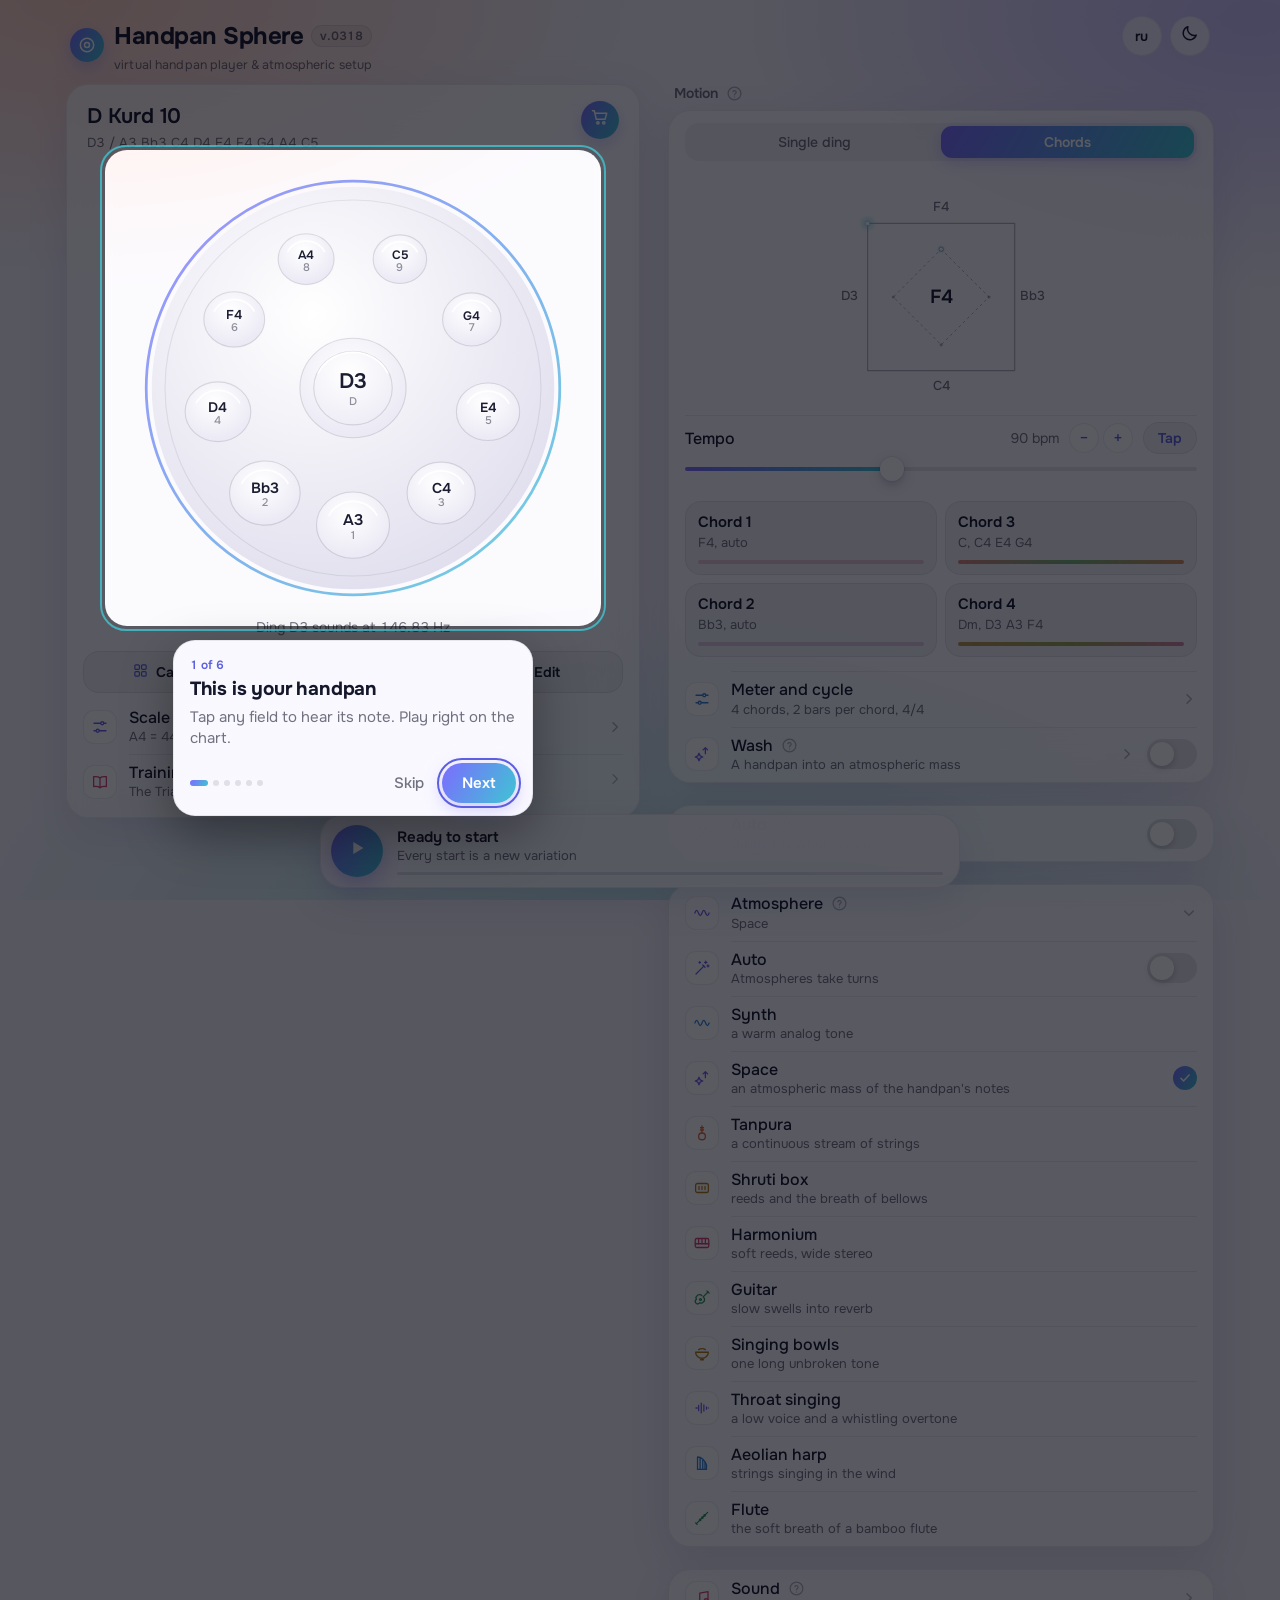
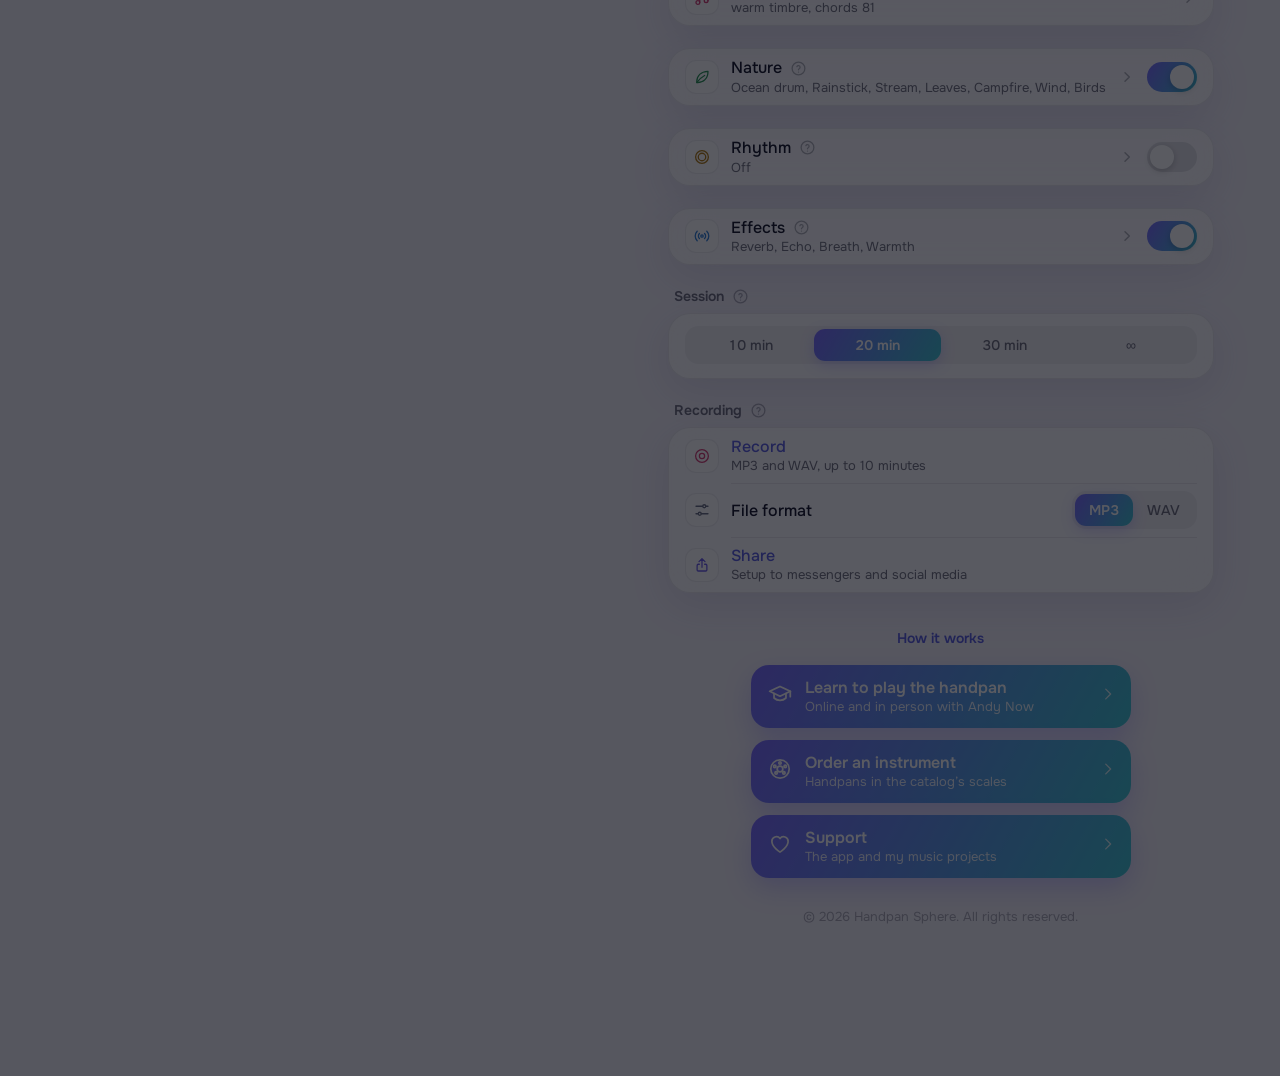
<file: index.html>
<!doctype html>
<html lang="ru">
<head>
<meta charset="utf-8">
<meta name="viewport" content="width=device-width, initial-scale=1, viewport-fit=cover">
<meta name="color-scheme" content="light dark">
<title>Handpan Sphere — виртуальный ханг и атмосферный бэк</title>
<meta name="description" content="Handpan Sphere — виртуальный ханг онлайн и атмосферный бэк в строе твоего инструмента: 20 строёв, аккорды с подсветкой нот, атмосферы, природа и ритм, запись в MP3 и WAV. В браузере, офлайн и в Telegram.">
<link rel="canonical" href="https://handpansphere.ru/">
<meta property="og:type" content="website">
<meta property="og:site_name" content="Handpan Sphere">
<meta property="og:title" content="Handpan Sphere — виртуальный ханг и атмосферный бэк">
<meta property="og:description" content="Играй на ханге прямо на схеме, учись по подсветке аккордов и джемь с атмосферой в строе твоего инструмента.">
<meta property="og:url" content="https://handpansphere.ru/">
<meta property="og:image" content="https://handpansphere.ru/og.png">
<meta property="og:image:width" content="1200">
<meta property="og:image:height" content="630">
<meta property="og:locale" content="ru_RU">
<meta property="og:locale:alternate" content="en_US">
<meta name="twitter:card" content="summary_large_image">
<script type="application/ld+json">{"@context":"https://schema.org","@type":"WebApplication","name":"Handpan Sphere","url":"https://handpansphere.ru/","applicationCategory":"MusicApplication","operatingSystem":"Any","inLanguage":["ru","en"],"offers":{"@type":"Offer","price":"0","priceCurrency":"RUB"},"description":"Виртуальный ханг онлайн и атмосферный бэк в строе твоего инструмента."}</script>
<meta name="theme-color" content="#F4F2FA" media="(prefers-color-scheme: light)">
<meta name="theme-color" content="#07090F" media="(prefers-color-scheme: dark)">
<meta name="mobile-web-app-capable" content="yes">
<meta name="apple-mobile-web-app-capable" content="yes">
<meta name="apple-mobile-web-app-title" content="Handpan Sphere">
<link rel="manifest" href="./manifest.webmanifest">
<link rel="icon" href="./icons/icon.svg" type="image/svg+xml">
<link rel="icon" href="./icons/favicon-32.png" sizes="32x32" type="image/png">
<link rel="apple-touch-icon" href="./icons/apple-touch-icon.png">
  <script type="module" crossorigin src="./assets/main-B9cu6fSX.js"></script>
  <link rel="modulepreload" crossorigin href="./assets/params-CpkzLGkn.js">
  <link rel="modulepreload" crossorigin href="./assets/knob-Cgh6HHJo.js">
  <link rel="stylesheet" crossorigin href="./assets/main-dm-omp0f.css">
</head>
<body>
<div class="aurora" aria-hidden="true"></div>
<header class="top">
  <div class="brand">
    <span class="mark" aria-hidden="true"><svg viewBox="0 0 24 24"><circle cx="12" cy="12" r="8"/><circle cx="12" cy="12" r="3"/></svg></span>
    <div class="brand-text">
      <h1>Handpan Sphere <span class="ver">v.0318</span></h1>
      <p class="tagline">virtual handpan player &amp; atmospheric setup</p>
    </div>
  </div>
  <div class="top-actions">
    <button type="button" class="icon-btn lang-btn" id="langBtn" lang="en" aria-label="English version" data-i18n-aria="lang.otherLabel"><span data-i18n="lang.other">en</span></button>
    <button type="button" class="icon-btn" id="themeBtn" aria-label="Тема" data-i18n-aria="header.theme"><span id="themeIcon"></span></button>
  </div>
</header>

<main class="layout">
  <section class="panel instrument" aria-labelledby="panName">
    <div class="inst-head">
      <div class="inst-title">
        <h2 id="panName"></h2>
        <p class="notation" id="panNotation"></p>
      </div>
      <button type="button" class="buy-btn" id="buyBtn" aria-label="Купить ханг с этим строем" data-i18n-aria="shop.buyAria"><span data-icon="cart"></span></button>
    </div>
    <div class="pan" id="pan"><svg id="panSvg" viewBox="0 0 600 600" role="group" aria-label="Схема ханга" data-i18n-aria="instrument.chart"></svg></div>
    <p class="ding-line" id="dingInfo"></p>
    <p class="learn-line" id="learnLine" aria-live="polite" hidden></p>
    <div class="inst-actions">
      <button type="button" class="chip-btn" id="catalogBtn"><span data-icon="grid"></span><span data-i18n="instrument.catalog">Каталог</span></button>
      <button type="button" class="chip-btn" id="newBtn"><span data-icon="plus"></span><span data-i18n="instrument.newPan">Новый ханг</span></button>
      <button type="button" class="chip-btn" id="editBtn"><span data-icon="pencil"></span><span data-i18n="instrument.edit">Изменить</span></button>
    </div>
    <div class="list tune">
      <div class="row fold-row" style="--inset:62px">
        <span class="tile" data-icon="sliders" style="--c:var(--ic-violet)"></span>
        <span class="row-text"><span class="title-line"><button type="button" class="fold-head" data-fold="tune" aria-expanded="false" aria-controls="body-tune" aria-describedby="sum-tune"><span class="title" data-i18n="instrument.tuning">Строй и подстройка</span></button><button type="button" class="help-btn" data-help="tune"></button></span><span class="sub" id="sum-tune"></span></span>
        <span class="chev" data-icon="chevron"></span>
      </div>
      <div id="body-tune" hidden>
      <div class="row"><span class="title grow" data-i18n="instrument.shift">Сдвиг на полтона</span><div class="pills"><button type="button" class="pill" id="tDown" aria-label="Ниже на полтона" data-i18n-aria="instrument.shiftDown">−½</button><button type="button" class="pill" id="tUp" aria-label="Выше на полтона" data-i18n-aria="instrument.shiftUp">+½</button></div></div>
      <div class="row"><span class="title grow" data-i18n="instrument.ref">Ля первой октавы</span><div class="seg compact" id="refSeg" role="radiogroup" aria-label="Ля первой октавы" data-i18n-aria="instrument.ref"></div></div>
      <div class="row block">
        <div class="slider-top"><label class="title" for="cents" data-i18n="instrument.fine">Точная подстройка</label><span class="value" id="centsOut"></span></div>
        <input type="range" id="cents" min="-50" max="50" step="1">
      </div>
      <button type="button" class="row" id="refBtn" aria-pressed="false" style="--inset:62px">
        <span class="tile" data-icon="tone" style="--c:var(--ic-peach)"></span>
        <span class="row-text"><span class="title tint" id="refLabel" data-i18n="instrument.dingTone">Тон динга</span></span>
      </button>
      <button type="button" class="row" id="runBtn" style="--inset:62px">
        <span class="tile" data-icon="stairs" style="--c:var(--ic-mint)"></span>
        <span class="row-text"><span class="title tint" data-i18n="instrument.walk">Пройти по строю</span></span>
      </button>
      </div>
      <!-- «Обучение»: module 1 «Триал», lessons on the pan's own chart (src/ui/train.ts) -->
      <button type="button" class="row" id="trainBtn" style="--inset:62px" hidden>
        <span class="tile" data-icon="book" style="--c:var(--ic-rose)"></span>
        <span class="row-text"><span class="title-line"><span class="title" data-i18n="train.title">Обучение</span></span><span class="sub wrap" data-i18n="train.sub">Модуль «Триал»: гамма, ритм на 4 и 8 бит</span></span>
        <span class="row-chev" data-icon="chevron"></span>
      </button>
    </div>
  </section>

  <div class="controls">
    <section class="group" id="motionSection">
      <h2 class="header" id="motionHeader"><span data-i18n="motion.header">Движение</span><button type="button" class="help-btn" data-help="motion"></button></h2>
      <div class="panel">
        <div class="row block" id="hmodeRow"><div class="seg" id="hmodeSeg" role="radiogroup" aria-label="Режим движения" data-i18n-aria="motion.mode"></div></div>
        <div class="orbit" id="orbitBox"><canvas id="orbit" aria-hidden="true"></canvas></div>
        <div class="row block" id="tempoRow">
          <div class="slider-top"><label class="title" for="bpm" data-i18n="motion.tempo">Темп</label><span class="value" id="bpmOut"></span><span class="cs tempo-steps"><button type="button" class="step" id="bpmDown" aria-label="Медленнее" data-i18n-aria="motion.slower">−</button><button type="button" class="step" id="bpmUp" aria-label="Быстрее" data-i18n-aria="motion.faster">+</button></span><button type="button" class="pill accent" id="tapBtn" data-i18n="motion.tap">Тап</button></div>
          <input type="range" id="bpm" min="30" max="180" step="1">
        </div>
        <div id="singleBox">
          <div class="row block" id="rootRow"><span class="title" data-i18n="motion.tonic">Тоника</span><div class="seg" id="rootSeg" role="radiogroup" aria-label="Тоника атмосферы" data-i18n-aria="motion.tonicAria"></div></div>
        </div>
        <div id="squareBox" hidden>
          <div class="phrase-grid" id="phraseRows"></div>
        </div>
        <div class="row fold-row" style="--inset:62px">
          <span class="tile" data-icon="sliders" style="--c:var(--ic-sky)"></span>
          <span class="row-text"><span class="title-line"><button type="button" class="fold-head" data-fold="meter" aria-expanded="false" aria-controls="body-meter" aria-describedby="sum-meter"><span class="title" data-i18n="motion.cycle">Размер и круг</span></button></span><span class="sub" id="sum-meter"></span></span>
          <span class="chev" data-icon="chevron"></span>
        </div>
        <div id="body-meter" hidden>
          <div id="cycleRows">
            <div class="row"><span class="title grow" data-i18n="motion.chordsInRing">Аккордов в круге</span><span class="cs" id="stepsCtl"><button type="button" class="step" aria-label="Меньше аккордов" data-i18n-aria="motion.fewerChords">−</button><span class="cv"></span><button type="button" class="step" aria-label="Больше аккордов" data-i18n-aria="motion.moreChords">+</button></span></div>
            <div class="row"><span class="title grow" data-i18n="motion.barsPerChord">Тактов на аккорд</span><div class="seg compact" id="barsSeg" role="radiogroup" aria-label="Тактов на аккорд" data-i18n-aria="motion.barsPerChord"></div></div>
          </div>
          <div class="row"><span class="title grow" data-i18n="motion.meter">Размер</span><span class="meter-ctl"><span class="cs" id="numCtl"><button type="button" class="step" aria-label="Меньше долей" data-i18n-aria="motion.fewerBeats">−</button><span class="cv"></span><button type="button" class="step" aria-label="Больше долей" data-i18n-aria="motion.moreBeats">+</button></span><div class="seg compact" id="denSeg" role="radiogroup" aria-label="Длительность доли" data-i18n-aria="motion.beatLength"></div></span></div>
        </div>
        <div class="row fold-row" id="washFold" style="--inset:62px">
          <span class="tile" data-icon="shimmer" style="--c:var(--ic-violet)"></span>
          <span class="row-text"><span class="title-line"><button type="button" class="fold-head" data-fold="wash" aria-expanded="false" aria-controls="body-wash" aria-describedby="sum-wash"><span class="title" data-i18n="live.row">Wash</span></button><button type="button" class="help-btn" data-help="wash"></button></span><span class="sub wrap" id="sum-wash"></span></span>
          <span class="chev" data-icon="chevron"></span>
          <label class="switch"><input type="checkbox" role="switch" id="washSw" aria-label="Wash: включить или выключить" data-i18n-aria="live.switchAria"><span class="track"><span class="knob"></span></span></label>
        </div>
        <div id="body-wash" class="live-body" hidden>
          <div class="live-pan" id="livePan" hidden><div class="pan"><svg id="liveSvg" viewBox="0 0 600 600" role="group" aria-label="Ханг на экране" data-i18n-aria="wash.hang.title"></svg></div></div>
          <div class="live-presets" id="livePresets" role="radiogroup" aria-label="Пресет" data-i18n-aria="live.presets"></div>
          <p class="live-about" id="liveAbout"></p>
          <div class="live-knobs" id="liveKnobs"></div>
          <div class="live-foot">
            <button type="button" class="pill live-pill" id="liveHold" aria-pressed="false"><span data-icon="snow"></span><span data-i18n="wash.params.hold">Удержание</span></button>
            <p class="live-status" id="washStatus" role="status" aria-live="polite"></p>
          </div>
        </div>
        <div class="row fold-row" id="loopFold" style="--inset:62px">
          <span class="tile" data-icon="loop" style="--c:var(--ic-aqua)"></span>
          <span class="row-text"><span class="title-line"><button type="button" class="fold-head" data-fold="loop" aria-expanded="false" aria-controls="body-loop" aria-describedby="sum-loop"><span class="title" data-i18n="live.loopRow">Лупер</span></button><button type="button" class="help-btn" data-help="looper"></button></span><span class="sub wrap" id="sum-loop"></span></span>
          <span class="chev" data-icon="chevron"></span>
          <span class="live-dot" id="loopDot" hidden></span>
        </div>
        <div id="body-loop" class="live-body" hidden>
          <p class="live-phones"><span data-icon="headphones"></span><span data-i18n="wash.phones">Играй в наушниках: микрофон рядом с колонками ловит их звук, и петля начинает свистеть.</span></p>
          <div class="live-mic">
            <button type="button" class="pill live-pill" id="liveMicBtn" aria-pressed="false"><span data-icon="mic"></span><span id="liveMicText" data-i18n="wash.mic.open">Открыть микрофон</span></button>
            <select id="liveMicSelect" aria-label="Вход" data-i18n-aria="wash.mic.device"><option value="" data-i18n="wash.mic.defaultDevice">Микрофон по умолчанию</option></select>
            <button type="button" class="pill live-pill" id="liveOutBtn" aria-pressed="false" disabled><span class="live-led" aria-hidden="true"></span><span id="liveOutText" data-i18n="wash.out.muted">Выход выключен</span></button>
          </div>
          <p class="live-status" id="liveStatus" role="status" aria-live="polite"></p>
          <div class="live-levels">
            <div class="live-level"><div class="slider-top"><label class="title" for="liveIn" data-i18n="live.micLevel">Микрофон</label><span class="value" id="liveInOut"></span></div><div class="live-meter" id="liveInMeter" aria-hidden="true"><i></i></div><input type="range" id="liveIn" min="-24" max="24" step="0.5"></div>
            <div class="live-level"><div class="slider-top"><label class="title" for="liveOutLvl" data-i18n="live.output">Выход</label><span class="value" id="liveOutOut"></span></div><div class="live-meter" id="liveOutMeter" aria-hidden="true"><i></i></div><input type="range" id="liveOutLvl" min="-24" max="12" step="0.5"></div>
          </div>
          <div class="loop-pads" id="loopPads"></div>
          <p class="loop-line" id="loopLine"></p>
          <div class="loop-tools">
            <div class="live-level loop-corr"><div class="slider-top"><label class="title" for="loopCorr" data-i18n="live.looper.correction">Поправка задержки</label><span class="value" id="loopCorrOut"></span></div><input type="range" id="loopCorr" min="-200" max="200" step="5"></div>
            <div class="loop-acts">
              <button type="button" class="pill live-pill" id="loopUndo"><span data-icon="undo"></span><span data-i18n="live.looper.undo">Отменить</span></button>
              <button type="button" class="pill live-pill" id="loopClearAll" data-i18n="live.looper.clearAll">Очистить всё</button>
            </div>
          </div>
          <p class="loop-latency" id="loopLatency"></p>
        </div>
      </div>
    </section>

    <section class="group" id="autoSection">
      <div class="panel">
        <div class="row" style="--inset:62px">
          <span class="tile" data-icon="wand" style="--c:var(--ic-violet)"></span>
          <div class="row-text"><span class="title-line"><span class="title" data-i18n="common.auto">Авто</span><button type="button" class="help-btn" data-help="auto"></button></span><span class="sub" id="autoSub"></span></div>
          <label class="switch"><input type="checkbox" role="switch" id="autoSw" aria-label="Авто" data-i18n-aria="common.auto"><span class="track"><span class="knob"></span></span></label>
        </div>
        <button type="button" class="row" id="shuffleBtn" style="--inset:62px" hidden>
          <span class="tile" data-icon="shuffle" style="--c:var(--ic-sky)"></span>
          <span class="row-text"><span class="title tint" data-i18n="autoAll.newSetup">Новый сетап</span></span>
        </button>
      </div>
    </section>

    <section class="group">
      <div class="panel">
        <div class="row fold-row" style="--inset:62px">
          <span class="tile" data-icon="wave" style="--c:var(--ic-violet)"></span>
          <span class="row-text"><span class="title-line"><button type="button" class="fold-head" data-fold="atm" aria-expanded="false" aria-controls="body-atm" aria-describedby="sum-atm"><span class="title" data-i18n="atm.title">Атмосфера</span></button><button type="button" class="help-btn" data-help="atm"></button></span><span class="sub" id="sum-atm"></span></span>
          <span class="chev" data-icon="chevron"></span>
        </div>
        <div id="body-atm" hidden>
          <div class="row" style="--inset:62px">
            <span class="tile" data-icon="wand" style="--c:var(--ic-violet)"></span>
            <span class="row-text"><span class="title" data-i18n="common.auto">Авто</span><span class="sub wrap" id="atmAutoSub">Атмосферы сменяют друг друга</span></span>
            <label class="switch"><input type="checkbox" role="switch" id="atmAutoSw" aria-label="Авто для атмосферы" data-i18n-aria="atm.autoAria"><span class="track"><span class="knob"></span></span></label>
          </div>
          <div id="droneList" role="radiogroup" aria-label="Атмосфера" data-i18n-aria="atm.title"></div>
        </div>
      </div>
    </section>

    <section class="group">
      <div class="panel">
        <div class="row fold-row" style="--inset:62px">
          <span class="tile" data-icon="note" style="--c:var(--ic-rose)"></span>
          <span class="row-text"><span class="title-line"><button type="button" class="fold-head" data-fold="sound" aria-expanded="false" aria-controls="body-sound" aria-describedby="sum-sound"><span class="title" data-i18n="sound.title">Звук</span></button><button type="button" class="help-btn" data-help="sound"></button></span><span class="sub" id="sum-sound"></span></span>
          <span class="chev" data-icon="chevron"></span>
        </div>
        <div id="body-sound" hidden>
          <div class="row" style="--inset:62px">
            <span class="tile" data-icon="wand" style="--c:var(--ic-rose)"></span>
            <span class="row-text"><span class="title" data-i18n="common.auto">Авто</span><span class="sub" data-i18n="sound.autoSub">Уровни понемногу меняются</span></span>
            <label class="switch"><input type="checkbox" role="switch" id="soundAutoSw" aria-label="Авто для звука" data-i18n-aria="sound.autoAria"><span class="track"><span class="knob"></span></span></label>
          </div>
          <div id="soundRows"></div>
        <div class="row pressable" style="--inset:62px">
          <span class="tile" data-icon="sliders" style="--c:var(--ic-gray)"></span>
          <span class="title grow" data-i18n="sound.timbre">Тембр аккордов</span>
          <span class="popup"><span class="pv" id="timbreValue"></span><span data-icon="updown"></span></span>
          <select id="timbre" aria-label="Тембр аккордов" data-i18n-aria="sound.timbre"></select>
        </div>
        </div>
      </div>
    </section>

    <section class="group">
      <div class="panel">
        <div class="row fold-row" style="--inset:62px">
          <span class="tile" data-icon="leaf" style="--c:var(--ic-mint)"></span>
          <span class="row-text"><span class="title-line"><button type="button" class="fold-head" data-fold="nature" aria-expanded="false" aria-controls="body-nature" aria-describedby="sum-nature"><span class="title" data-i18n="nature.title">Природа</span></button><button type="button" class="help-btn" data-help="nature"></button></span><span class="sub" id="sum-nature"></span></span>
          <span class="chev" data-icon="chevron"></span>
          <label class="switch"><input type="checkbox" role="switch" id="natureOnSw" aria-label="Природа: включить или выключить всю группу" data-i18n-aria="nature.group"><span class="track"><span class="knob"></span></span></label>
        </div>
        <div id="body-nature" hidden>
          <div class="row" style="--inset:62px">
            <span class="tile" data-icon="wand" style="--c:var(--ic-mint)"></span>
            <span class="row-text"><span class="title" data-i18n="common.auto">Авто</span><span class="sub" data-i18n="nature.autoSub">Звуки медленно перетекают</span></span>
            <label class="switch"><input type="checkbox" role="switch" id="natureAutoSw" aria-label="Авто для природы" data-i18n-aria="nature.autoAria"><span class="track"><span class="knob"></span></span></label>
          </div>
        </div>
      </div>
    </section>

    <section class="group">
      <div class="panel">
        <div class="row fold-row" style="--inset:62px">
          <span class="tile" data-icon="drum" style="--c:var(--ic-amber)"></span>
          <span class="row-text"><span class="title-line"><button type="button" class="fold-head" data-fold="rhythm" aria-expanded="false" aria-controls="body-rhythm" aria-describedby="sum-rhythm"><span class="title" data-i18n="rhythm.title">Ритм</span></button><button type="button" class="help-btn" data-help="rhythm"></button></span><span class="sub" id="sum-rhythm"></span></span>
          <span class="chev" data-icon="chevron"></span>
          <label class="switch"><input type="checkbox" role="switch" id="rhythmOnSw" aria-label="Ритм: включить или выключить всю группу" data-i18n-aria="rhythm.group"><span class="track"><span class="knob"></span></span></label>
        </div>
        <div id="body-rhythm" hidden>
          <div class="row" style="--inset:62px">
            <span class="tile" data-icon="wand" style="--c:var(--ic-amber)"></span>
            <span class="row-text"><span class="title" data-i18n="common.auto">Авто</span><span class="sub" data-i18n="rhythm.autoSub">Рисунок понемногу меняется</span></span>
            <label class="switch"><input type="checkbox" role="switch" id="rhythmAutoSw" aria-label="Авто для ритма" data-i18n-aria="rhythm.autoAria"><span class="track"><span class="knob"></span></span></label>
          </div>
          <div id="rhythmRows"></div>
          <div class="row" style="--inset:62px">
            <span class="tile" data-icon="metronome" style="--c:var(--ic-rose)"></span>
            <span class="title grow" data-i18n="rhythm.metronome">Метроном</span>
            <label class="switch"><input type="checkbox" role="switch" id="metroSw" aria-label="Метроном" data-i18n-aria="rhythm.metronome"><span class="track"><span class="knob"></span></span></label>
          </div>
        </div>
      </div>
    </section>

    <section class="group">
      <div class="panel">
        <div class="row fold-row" style="--inset:62px">
          <span class="tile" data-icon="reverb" style="--c:var(--ic-sky)"></span>
          <span class="row-text"><span class="title-line"><button type="button" class="fold-head" data-fold="fx" aria-expanded="false" aria-controls="body-fx" aria-describedby="sum-fx"><span class="title" data-i18n="fx.title">Эффекты</span></button><button type="button" class="help-btn" data-help="fx"></button></span><span class="sub" id="sum-fx"></span></span>
          <span class="chev" data-icon="chevron"></span>
          <label class="switch"><input type="checkbox" role="switch" id="fxOnSw" aria-label="Эффекты: включить или выключить всю группу" data-i18n-aria="fx.group"><span class="track"><span class="knob"></span></span></label>
        </div>
        <div id="body-fx" hidden></div>
      </div>
    </section>

    <section class="group">
      <h2 class="header"><span data-i18n="session.header">Сессия</span><button type="button" class="help-btn" data-help="session"></button></h2>
      <div class="panel"><div class="row block"><div class="seg" id="durSeg" role="radiogroup" aria-label="Длительность сессии" data-i18n-aria="session.length"></div></div></div>
    </section>

    <section class="group" id="recSection">
      <h2 class="header" id="recHeader"><span data-i18n="rec.header">Запись</span><button type="button" class="help-btn" data-help="rec"></button></h2>
      <div class="panel">
        <button type="button" class="row" id="recBtn" style="--inset:62px">
          <span class="tile" data-icon="record" id="recIcon" style="--c:var(--ic-rose)"></span>
          <span class="row-text"><span class="title-line"><span class="title tint" id="recLabel" data-i18n="rec.record">Запись</span><span class="soon-badge" id="recSoon" hidden data-i18n="rec.soon">В Telegram</span></span><span class="sub" id="recSub" data-i18n="rec.sub">MP3 и WAV, до 10 минут</span></span>
        </button>
        <div class="row" id="fmtRow" style="--inset:62px">
          <span class="tile" data-icon="sliders" style="--c:var(--ic-gray)"></span>
          <span class="title grow" data-i18n="rec.format">Формат файла</span>
          <div class="seg compact" id="fmtSeg" role="radiogroup" aria-label="Формат файла" data-i18n-aria="rec.format"></div>
        </div>
        <div class="row" id="micRow" style="--inset:62px">
          <span class="tile" data-icon="mic" style="--c:var(--ic-peach)"></span>
          <span class="row-text"><span class="title" data-i18n="rec.mic">Микрофон</span><span class="sub" data-i18n="rec.micSub">Наложить живой ханг на атмосферный бэк</span></span>
          <label class="switch"><input type="checkbox" role="switch" id="micSw" aria-label="Микрофон в записи" data-i18n-aria="rec.micAria"><span class="track"><span class="knob"></span></span></label>
        </div>
        <button type="button" class="row" id="saveBtn" style="--inset:62px" hidden>
          <span class="tile" data-icon="download" style="--c:var(--ic-sky)"></span>
          <span class="row-text"><span class="title tint" data-i18n="rec.save">Сохранить файл</span><span class="sub" id="saveSub"></span></span>
        </button>
        <button type="button" class="row" id="sendBtn" style="--inset:62px" hidden>
          <span class="tile" data-icon="send" style="--c:var(--ic-sky)"></span>
          <span class="row-text"><span class="title tint" data-i18n="rec.send">Отправить в чат</span><span class="sub" id="sendSub"></span></span>
        </button>
        <button type="button" class="row" id="shareBtn" style="--inset:62px">
          <span class="tile" data-icon="share" style="--c:var(--ic-violet)"></span>
          <span class="row-text"><span class="title tint" data-i18n="rec.share">Поделиться</span><span class="sub" id="shareSub" data-i18n="rec.shareSub">Сетап или запись в мессенджер и соцсети</span></span>
        </button>
      </div>
    </section>

    <footer class="page-foot">
      <button type="button" class="link-btn" id="tourBtn" data-i18n="tour.again">Как пользоваться</button>
      <button type="button" class="foot-cta" id="learnBtn">
        <span class="foot-cta-ic" data-icon="cap"></span>
        <span class="foot-cta-text"><span class="t" data-i18n="footer.learn">Учиться играть на ханге</span><span class="s" data-i18n="footer.learnSub">Онлайн и офлайн с Andy Now</span></span>
        <span class="foot-cta-chev" data-icon="chevron"></span>
      </button>
      <button type="button" class="foot-cta" id="orderBtn">
        <span class="foot-cta-ic" data-icon="pan"></span>
        <span class="foot-cta-text"><span class="t" data-i18n="footer.order">Заказать инструмент</span><span class="s" data-i18n="footer.orderSub">Ханги в строях каталога</span></span>
        <span class="foot-cta-chev" data-icon="chevron"></span>
      </button>
      <button type="button" class="foot-cta" id="supportBtn">
        <span class="foot-cta-ic" data-icon="heart"></span>
        <span class="foot-cta-text"><span class="t" data-i18n="footer.support">Поддержать</span><span class="s" data-i18n="footer.supportSub">Развитие приложения и музыкальных проектов</span></span>
        <span class="foot-cta-chev" data-icon="chevron"></span>
      </button>
      <p class="rights">© 2026 Handpan Sphere. <span data-i18n="footer.rights">Все права защищены.</span></p>
    </footer>
  </div>
</main>

<div class="player-wrap">
  <div class="player">
    <button type="button" class="play" id="playBtn" aria-label="Начать" data-i18n-aria="player.start"><span data-icon="play" id="playIcon"></span></button>
    <button type="button" class="stop-btn" id="stopBtn" aria-label="Остановить" hidden data-i18n-aria="player.stop"><span data-icon="stop"></span></button>
    <div class="status" aria-live="polite">
      <p id="statusMain" data-i18n="player.ready">Готово к старту</p>
      <p id="statusSub" data-i18n="player.everyStart">Каждый запуск — новая вариация</p>
      <div class="progress" aria-hidden="true"><div id="progressFill"></div></div>
    </div>
    <span class="rec-badge" id="recBadge" hidden><span class="rec-dot"></span><span id="recTime">0:00</span></span>
  </div>
</div>

<div class="sheet-wrap" id="catalogSheet" hidden>
  <div class="sheet-backdrop" data-close></div>
  <div class="sheet" role="dialog" aria-modal="true" aria-labelledby="catTitle">
    <div class="grabber"></div>
    <div class="sheet-nav"><span></span><h3 id="catTitle" data-i18n="catalog.title">Каталог строёв</h3><button type="button" class="nav-btn" data-close data-i18n="common.done">Готово</button></div>
    <input type="search" class="search" id="catSearch" placeholder="Поиск: Kurd, Amara, E3…" autocomplete="off" autocapitalize="off" spellcheck="false" aria-label="Поиск строя" data-i18n-aria="catalog.searchAria" data-i18n-ph="catalog.search">
    <div id="catList"></div>
  </div>
</div>

<div class="sheet-wrap" id="builderSheet" hidden>
  <div class="sheet-backdrop" data-close></div>
  <div class="sheet" role="dialog" aria-modal="true" aria-labelledby="bTitle">
    <div class="grabber"></div>
    <div class="sheet-nav"><button type="button" class="nav-btn left" data-close data-i18n="common.cancel">Отмена</button><h3 id="bTitle" data-i18n="instrument.newPan">Новый ханг</h3><button type="button" class="nav-btn" id="bSave" data-i18n="common.save">Сохранить</button></div>
    <input type="text" class="field-input" id="bName" placeholder="Название, например D Kurd 10" aria-label="Название ханга" autocomplete="off" data-i18n-aria="builder.nameAria" data-i18n-ph="builder.name">
    <section class="group">
      <h2 class="header" data-i18n="builder.counts">Количество нот</h2>
      <div class="list" style="margin-top:0">
        <div class="counts" id="bCounts"></div>
      </div>
      <p class="footer" data-i18n="builder.countsFoot">Динги — центральный и басовые снизу. Круг — ноты вокруг динга. Мутанты — дополнительные ноты внутри круга. Снизу — ноты на нижней крышке.</p>
    </section>
    <section class="group">
      <div class="list" style="margin-top:0">
        <div class="row block"><span class="title" data-i18n="builder.layout">Расположение</span><div class="seg" id="bAlign" role="radiogroup" aria-label="Расположение" data-i18n-aria="builder.layout"></div></div>
        <div class="row block"><span class="title" data-i18n="builder.numbering">Нумерация</span><div class="seg" id="bNumbering" role="radiogroup" aria-label="Нумерация" data-i18n-aria="builder.numbering"></div></div>
        <div class="row block" id="bModeRow"><span class="title" data-i18n="builder.tap">Касание поля</span><div class="seg" id="bMode" role="radiogroup" aria-label="Что делает касание поля" data-i18n-aria="builder.tapAria"></div></div>
        <div class="row"><span class="title grow" data-i18n="instrument.shift">Сдвиг на полтона</span><div class="pills"><button type="button" class="pill" id="bDown" aria-label="Ниже на полтона" data-i18n-aria="instrument.shiftDown">−½</button><button type="button" class="pill" id="bUp" aria-label="Выше на полтона" data-i18n-aria="instrument.shiftUp">+½</button></div></div>
      </div>
    </section>
    <div class="pan builder-pan"><svg id="bSvg" viewBox="0 0 600 600" role="group" aria-label="Схема собираемого ханга" data-i18n-aria="builder.chart"></svg></div>
    <p class="footer" id="bHint"></p>
    <div class="center-btn"><button type="button" class="pill" id="bResetPos" hidden data-i18n="builder.resetPos">Расставить ноты снизу заново</button></div>
    <section class="group">
      <h2 class="header" data-i18n="builder.notes">Ноты строкой</h2>
      <div class="list" style="margin-top:0">
        <div class="row block">
          <textarea class="field-input" id="bNotes" rows="2" spellcheck="false" autocapitalize="off" aria-label="Ноты строкой" data-i18n-aria="builder.notes"></textarea>
          <p class="row-note" data-i18n="builder.notesFoot">Формат каталога: басовые динги в скобках, динг, косая черта, остальные ноты; ноты на нижней крышке в скобках. Например: (Bb2) (C3) D3 / (F3) A3 Bb3 C4…</p>
        </div>
        <button type="button" class="row" id="bApply" style="--inset:62px"><span class="tile" data-icon="check" style="--c:var(--ic-aqua)"></span><span class="row-text"><span class="title tint" data-i18n="builder.apply">Применить строку</span></span></button>
      </div>
      <p class="error" id="bError" hidden></p>
    </section>
    <section class="group" id="bDeleteGroup" hidden>
      <div class="list" style="margin-top:0"><button type="button" class="row danger" id="bDelete"><span class="row-text"><span class="title" data-i18n="builder.remove">Удалить из моих хангов</span></span></button></div>
    </section>
  </div>
</div>

<div class="sheet-wrap" id="pickerSheet" hidden>
  <div class="sheet-backdrop" data-close></div>
  <div class="sheet" role="dialog" aria-modal="true" aria-labelledby="pTitle">
    <div class="grabber"></div>
    <div class="sheet-nav"><button type="button" class="nav-btn left" data-close data-i18n="common.cancel">Отмена</button><h3 id="pTitle" data-i18n="picker.title">Нота</h3><span></span></div>
    <input type="search" class="search" id="pSearch" placeholder="Поиск: C#, Eb4, 3…" autocomplete="off" autocapitalize="off" spellcheck="false" aria-label="Поиск ноты" data-i18n-aria="picker.searchAria" data-i18n-ph="picker.search">
    <div class="list" id="pDingRow" hidden>
      <div class="row"><span class="row-text"><span class="title" data-i18n="picker.bassDing">Басовый динг</span><span class="sub wrap" data-i18n="picker.bassDingSub">Нота снизу станет дингом: на неё сможет опираться атмосфера и движение по дингам.</span></span><label class="switch"><input type="checkbox" role="switch" id="pDingSw" aria-label="Басовый динг" data-i18n-aria="picker.bassDing"><span class="track"><span class="knob"></span></span></label></div>
    </div>
    <div class="list" id="pChips"></div>
  </div>
</div>

<div class="sheet-wrap" id="phraseSheet" hidden>
  <div class="sheet-backdrop" data-close></div>
  <div class="sheet" role="dialog" aria-modal="true" aria-labelledby="sheetTitle">
    <div class="grabber"></div>
    <div class="sheet-head">
      <div class="sheet-nav"><span></span><h3 id="sheetTitle" data-i18n="chordSheet.title">Фраза</h3><button type="button" class="nav-btn" id="sheetDone" data-i18n="common.done">Готово</button></div>
      <div class="sheet-pan" id="sheetPan">
        <div class="pan"><svg id="sheetSvg" viewBox="0 0 600 600" role="group" aria-label="Ноты аккорда на схеме ханга" data-i18n-aria="chordSheet.chart"></svg></div>
        <p class="sheet-pan-line" id="sheetPanLine" aria-live="polite"></p>
      </div>
    </div>
    <section class="group">
      <h2 class="header"><span data-i18n="chordSheet.chord">Аккорд</span><button type="button" class="help-btn" data-help="chord"></button></h2>
      <div class="list" style="margin-top:0">
        <div class="row block"><div class="seg" id="sheetMode" role="radiogroup" aria-label="Аккорд" data-i18n-aria="chordSheet.chord"></div></div>
        <div class="row block" id="sheetRootRow">
          <p class="cg-title root-title"><span data-i18n="chordSheet.root">Основа аккорда</span><button type="button" class="help-btn" data-help="root"></button></p>
          <div class="chips" id="sheetRoot" role="radiogroup" aria-label="Основа аккорда" data-i18n-aria="chordSheet.root"></div>
        </div>
        <div class="row block" id="sheetPresetsBox">
          <div id="sheetPresets"></div>
        </div>
        <div id="sheetCustom">
          <p class="chord-line" id="sheetChord"></p>
          <div class="chips" id="sheetChips"></div>
        </div>
        <button type="button" class="row" id="sheetListen" style="--inset:62px">
          <span class="tile" data-icon="listen" style="--c:var(--ic-sky)"></span>
          <span class="row-text"><span class="title tint" data-i18n="chordSheet.listen">Прослушать</span></span>
        </button>
      </div>
    </section>
  </div>
</div>
<div class="sheet-wrap" id="shareSheet" hidden>
  <div class="sheet-backdrop" data-close></div>
  <div class="sheet share-sheet" role="dialog" aria-modal="true" aria-labelledby="shTitle">
    <div class="grabber"></div>
    <div class="sheet-nav"><span></span><h3 id="shTitle" data-i18n="share.title">Поделиться</h3><button type="button" class="nav-btn" data-close data-i18n="common.done">Готово</button></div>
    <p class="share-preview" id="sharePreview"></p>
    <div class="share-grid" id="shareTargets"></div>
    <div class="list">
      <button type="button" class="row" id="copyBtn" style="--inset:62px">
        <span class="tile" data-icon="copy" style="--c:var(--ic-violet)"></span>
        <span class="row-text"><span class="title tint" data-i18n="share.copy">Скопировать ссылку и текст</span><span class="sub" id="copySub" data-i18n="share.copySub">Вставь куда угодно</span></span>
      </button>
    </div>
  </div>
</div>

<!-- «Учиться играть на ханге»: photos load when the page is first opened (data-src), they are not in the offline cache -->
<div class="sheet-wrap" id="learnSheet" hidden>
  <div class="sheet-backdrop" data-close></div>
  <div class="sheet info-sheet" role="dialog" aria-modal="true" aria-labelledby="learnNav">
    <div class="grabber"></div>
    <div class="sheet-nav"><span></span><h3 id="learnNav" data-i18n="learn.nav">Обучение</h3><button type="button" class="nav-btn" data-close data-i18n="common.done">Готово</button></div>
    <img class="hero square" data-src="photos/learn-sea.webp" width="828" height="828" alt="Andy Now с хангом на берегу моря" data-i18n-alt="learn.photo">
    <h2 class="info-title" data-i18n="learn.title">Учиться играть на ханге</h2>
    <p class="info-lead" data-i18n="learn.lead">Меня зовут Андрей Наумов, творческий псевдоним Andy Now. Я играю на ханге, пишу музыку и веду проект «Музыка Сфер».</p>
    <ul class="facts" id="learnFacts"></ul>
    <p class="info-text" data-i18n="learn.about">Больше семи лет вместе с проектом «Анимара» я исследую, как звук влияет на сознание: на внимание, дыхание и восприятие времени. Уже три года веду звуковые сессии с хангом в зеркальном Храме Звука на Алтае.</p>
    <p class="info-text" data-i18n="learn.about2">Учу тех, кто никогда не держал инструмент в руках, и тех, кто уже играет и ищет свой почерк. Музыкальный опыт не нужен: достаточно интереса и желания прикоснуться к инструменту.</p>
    <div class="photo-strip">
      <img data-src="photos/learn-andy.webp" width="900" height="1125" alt="" data-i18n-alt="learn.strip.0">
      <img data-src="photos/learn-river.webp" width="1200" height="674" alt="" data-i18n-alt="learn.strip.1">
      <img data-src="photos/learn-glow.webp" width="1200" height="810" alt="" data-i18n-alt="learn.strip.2">
      <img data-src="photos/learn-hand.webp" width="1100" height="825" alt="" data-i18n-alt="learn.strip.3">
      <img data-src="photos/learn-rhythm.webp" width="800" height="1067" alt="" data-i18n-alt="learn.strip.4">
    </div>
    <h4 class="info-h" data-i18n="learn.formats">Как можно заниматься</h4>
    <div id="learnOffers"></div>
    <div class="list">
      <a class="row" id="practiceLink" data-ext data-track="practice" target="_blank" rel="noopener" style="--inset:62px">
        <span class="tile" data-icon="headphones" style="--c:var(--ic-aqua)"></span>
        <span class="row-text"><span class="title tint" data-i18n="learn.practice">Бесплатная звуковая практика</span><span class="sub wrap" data-i18n="learn.practiceSub">Начните с практики в канале «Музыка Сфер»</span></span>
        <span class="row-chev" data-icon="chevron"></span>
      </a>
    </div>
    <div class="cta-box">
      <h5 data-i18n="learn.askTitle">Не знаете, с чего начать?</h5>
      <p data-i18n="learn.askText">Напишите мне: расскажу, с чего лучше начать именно вам. Отвечаю лично.</p>
      <a class="btn primary wide" id="askLink" data-ext data-track="write" target="_blank" rel="noopener"><span data-icon="send"></span><span data-i18n="learn.ask">Написать Andy</span></a>
    </div>
  </div>
</div>

<!-- A lesson format in full, opened from its card on the learning page; filled from the dictionaries (learn.offers) -->
<div class="sheet-wrap" id="offerSheet" hidden>
  <div class="sheet-backdrop" data-close></div>
  <div class="sheet info-sheet" role="dialog" aria-modal="true" aria-labelledby="offerTitle">
    <div class="grabber"></div>
    <div class="sheet-nav"><span></span><h3 data-i18n="offer.nav">Обучение</h3><button type="button" class="nav-btn" data-close data-i18n="common.done">Готово</button></div>
    <img class="hero wide" id="offerPhoto" width="1200" height="900" alt="">
    <h2 class="info-title" id="offerTitle"></h2>
    <p class="info-lead" id="offerLead"></p>
    <div id="offerBody"></div>
    <div class="cta-box">
      <h5 data-i18n="offer.applyTitle">Записаться</h5>
      <p id="offerApplyText"></p>
      <a class="btn primary wide" id="offerApply" data-ext target="_blank" rel="noopener"><span data-icon="send"></span><span id="offerApplyLabel"></span></a>
      <button type="button" class="btn wide" id="offerTemple" hidden data-i18n="learn.templeMore">Подробнее о Храме Звука</button>
    </div>
  </div>
</div>

<!-- The application form of the site: a lesson format or a handpan to order; the bot sends it to the owner (bot/src/leads.ts) -->
<div class="sheet-wrap" id="leadSheet" hidden>
  <div class="sheet-backdrop" data-close></div>
  <div class="sheet info-sheet" role="dialog" aria-modal="true" aria-labelledby="leadNav">
    <div class="grabber"></div>
    <div class="sheet-nav"><span></span><h3 id="leadNav" data-i18n="lead.nav">Заявка</h3><button type="button" class="nav-btn" data-close data-i18n="common.done">Готово</button></div>
    <form id="leadForm" novalidate>
      <h2 class="info-title" data-i18n="lead.title">Оставить заявку</h2>
      <p class="info-text" id="leadText"></p>
      <fieldset class="lead-set" id="leadWhat"><legend data-i18n="lead.what">Что вас интересует</legend><div class="list" id="leadProducts"></div></fieldset>
      <fieldset class="lead-set" id="leadScaleSet" hidden><legend><label for="leadScale" data-i18n="lead.scale">Строй</label></legend><select class="field-input" id="leadScale"></select></fieldset>
      <label class="lead-field"><span data-i18n="lead.name">Имя</span><input class="field-input" id="leadName" name="name" autocomplete="name" maxlength="80" data-i18n-ph="lead.namePh"></label>
      <label class="lead-field"><span data-i18n="lead.phone">Телефон</span><input class="field-input" id="leadPhone" name="phone" type="tel" inputmode="tel" autocomplete="tel" maxlength="32" data-i18n-ph="lead.phonePh"></label>
      <fieldset class="lead-set"><legend data-i18n="lead.via">Где удобнее общаться</legend>
        <div class="seg" role="radiogroup"><label><input type="radio" name="leadVia" value="telegram" checked><span>Telegram</span></label><label><input type="radio" name="leadVia" value="whatsapp"><span>WhatsApp</span></label></div>
      </fieldset>
      <label class="lead-field"><span id="leadContactLabel"></span><input class="field-input" id="leadContact" name="contact" autocomplete="off" maxlength="64"></label>
      <input type="text" name="website" id="leadWebsite" class="hp" tabindex="-1" autocomplete="off" aria-hidden="true">
      <p class="lead-error" id="leadError" role="alert" hidden></p>
      <button type="submit" class="btn primary wide" id="leadSend"><span data-icon="send"></span><span id="leadSendLabel" data-i18n="lead.send">Отправить заявку</span></button>
      <p class="foot-note"><span data-i18n="lead.consent">Нажимая «Отправить заявку», вы соглашаетесь с</span> <a id="privacyLink" target="_blank" rel="noopener" data-i18n="lead.consentLink">политикой конфиденциальности</a>.</p>
    </form>
    <div id="leadDone" class="lead-done" hidden>
      <span class="lead-done-ic" data-icon="check"></span>
      <h2 class="info-title" data-i18n="lead.sentTitle">Заявка отправлена</h2>
      <p class="info-text" data-i18n="lead.sentText">Спасибо! Заявка у меня, скоро свяжусь с вами.</p>
      <button type="button" class="btn primary wide" data-close data-i18n="common.done">Готово</button>
    </div>
  </div>
</div>

<!-- «Заказать инструмент»: the handpans of the catalog, each with its picture (src/ui/panArt.ts) -->
<div class="sheet-wrap" id="shopSheet" hidden>
  <div class="sheet-backdrop" data-close></div>
  <div class="sheet info-sheet" role="dialog" aria-modal="true" aria-labelledby="shopNav">
    <div class="grabber"></div>
    <div class="sheet-nav"><span></span><h3 id="shopNav" data-i18n="shop.nav">Инструменты</h3><button type="button" class="nav-btn" data-close data-i18n="common.done">Готово</button></div>
    <h2 class="info-title" data-i18n="shop.title">Заказать ханг</h2>
    <p class="info-text" data-i18n="shop.lead">Выберите строй, посмотрите, как выглядит инструмент, и послушайте его ноты. Оставьте заявку, и я расскажу о наличии, сроках и стоимости.</p>
    <div class="shop-grid" id="shopGrid"></div>
  </div>
</div>

<!-- One handpan: its picture from above and below, its notes to play, and the way to order it -->
<div class="sheet-wrap" id="panSheet" hidden>
  <div class="sheet-backdrop" data-close></div>
  <div class="sheet info-sheet" role="dialog" aria-modal="true" aria-labelledby="artName">
    <div class="grabber"></div>
    <div class="sheet-nav"><span></span><h3 data-i18n="shop.navOne">Инструмент</h3><button type="button" class="nav-btn" data-close data-i18n="common.done">Готово</button></div>
    <h2 class="info-title" id="artName"></h2>
    <p class="notation" id="artNotation"></p>
    <div class="hang-photo" id="hangPhoto" hidden>
      <img width="900" height="900" alt="" id="hangPhotoImg" draggable="false">
      <span class="tap-ring" id="tapRing" hidden></span>
    </div>
    <div class="pan inst-pan" id="instChartBox" hidden><svg id="instSvg" viewBox="0 0 600 600" role="group" aria-label="Схема ханга" data-i18n-aria="instrument.chart"></svg></div>
    <p class="art-hint" data-i18n="shop.tap">Нажмите на поле, чтобы услышать ноту</p>
    <div class="specs" id="panSpecs"></div>
    <div class="cta-box">
      <a class="btn primary wide" id="artOrder" data-ext data-track="order" target="_blank" rel="noopener"><span data-icon="send"></span><span data-i18n="shop.order">Связаться для заказа</span></a>
    </div>
  </div>
</div>

<!-- «Храм Звука»: opened from the facilitator course on the learning page -->
<div class="sheet-wrap" id="templeSheet" hidden>
  <div class="sheet-backdrop" data-close></div>
  <div class="sheet info-sheet" role="dialog" aria-modal="true" aria-labelledby="templeNav">
    <div class="grabber"></div>
    <div class="sheet-nav"><span></span><h3 id="templeNav" data-i18n="temple.nav">Храм Звука</h3><button type="button" class="nav-btn" data-close data-i18n="common.done">Готово</button></div>
    <img class="hero square" data-src="photos/temple-1-sunrise.webp" width="1200" height="1195" alt="" data-i18n-alt="temple.photos.0">
    <h2 class="info-title" data-i18n="temple.title">Храм Звука на Алтае</h2>
    <p class="info-text" data-i18n="temple.place">Частный заповедник «Земли Силы» Анимара в долине Катуни, в Чемальском районе Алтая: более 600 гектаров нетронутой природы, тишины и чистого неба.</p>
    <img class="photo" data-src="photos/temple-2-valley.webp" width="1200" height="763" alt="" data-i18n-alt="temple.photos.1">
    <p class="info-text" data-i18n="temple.dome">В его центре стоит зеркальный купол диаметром 12 метров из более чем 1200 зеркальных панелей. Звук отражается, усиливается и мягко окутывает со всех сторон: пространство звучит на 360°.</p>
    <img class="photo tall" data-src="photos/temple-3-inside.webp" width="900" height="1187" alt="" data-i18n-alt="temple.photos.2">
    <img class="photo" data-src="photos/temple-4-arch.webp" width="1200" height="900" alt="" data-i18n-alt="temple.photos.3">
    <p class="info-text" data-i18n="temple.sessions">Уже три года я веду здесь звуковые сессии с хангом: на них побывали более 10 000 человек. Часто после сессии говорят о глубоком расслаблении, ровном дыхании и ясной голове: живой звук помогает снизить напряжение и влияет на регуляцию нервной системы.</p>
    <div class="cta-box">
      <h5 data-i18n="temple.courseTitle">Научиться вести такие сессии</h5>
      <p data-i18n="temple.courseText">На курсе ведущего звуковых сессий я делюсь тем, что знаю о звуке, состоянии и пространстве, и тем, что проверено годами практики в Храме Звука.</p>
      <a class="btn primary wide" id="templeCta" data-ext data-track="healing" target="_blank" rel="noopener"><span data-icon="send"></span><span data-i18n="temple.cta">Узнать о курсе</span></a>
    </div>
    <div class="projects">
      <section class="project">
        <h4 data-i18n="temple.zemli">Проект «Земли Силы»</h4>
        <p data-i18n="temple.zemliText">Частный заповедник проекта с более чем 600 га земли, в окружении чистой природы Алтая.</p>
        <div class="share-grid link-grid">
          <a class="share-target" id="zemliInsta" data-ext data-track="zemli_insta" target="_blank" rel="noopener"><span class="share-icon" style="--b:linear-gradient(45deg,#F9A13A,#E1306C 55%,#8A3AB9)" data-icon="instagram"></span><span class="share-name">Instagram</span></a>
          <a class="share-target" id="zemliTg" data-ext data-track="zemli_tg" target="_blank" rel="noopener"><span class="share-icon" style="--b:#2AABEE" data-brand="telegram"></span><span class="share-name">Telegram</span></a>
        </div>
      </section>
      <section class="project">
        <h4 data-i18n="temple.animara">Проект «Анимара»</h4>
        <p data-i18n="temple.animaraText">Международная сеть школ по игре на интуитивных музыкальных инструментах.</p>
        <div class="share-grid link-grid">
          <a class="share-target" id="animaInsta" data-ext data-track="anima_insta" target="_blank" rel="noopener"><span class="share-icon" style="--b:linear-gradient(45deg,#F9A13A,#E1306C 55%,#8A3AB9)" data-icon="instagram"></span><span class="share-name">Instagram</span></a>
          <a class="share-target" id="animaTg" data-ext data-track="anima_tg" target="_blank" rel="noopener"><span class="share-icon" style="--b:#2AABEE" data-brand="telegram"></span><span class="share-name">Telegram</span></a>
        </div>
      </section>
    </div>
    <p class="foot-note" id="metaNote" data-i18n="temple.metaNote">Instagram принадлежит компании Meta, признанной экстремистской и запрещённой в России.</p>
  </div>
</div>

<!-- «Обучение»: module 1 «Триал» (docs/LEARNING.md): its lessons, then a lesson on the pan's own chart with the
     exercises, the speed, the metronome, the count-in and the loop (src/ui/train.ts) -->
<div class="sheet-wrap" id="trainSheet" hidden>
  <div class="sheet-backdrop" data-close></div>
  <div class="sheet train-sheet" role="dialog" aria-modal="true" aria-labelledby="trainNav">
    <div class="grabber"></div>
    <div class="sheet-nav"><button type="button" class="nav-btn left is-off" id="trainBack"><span data-i18n="train.back">Назад</span></button><h3 id="trainNav" data-i18n="train.nav">Обучение</h3><button type="button" class="nav-btn" data-close data-i18n="common.done">Готово</button></div>
    <div id="trainHome">
      <h2 class="info-title" data-i18n="train.module">Модуль 1. Триал</h2>
      <p class="info-lead" data-i18n="train.goal">Цель: познакомить с основами игры на ханге, развить чувство ритма и освоить базовые техники.</p>
      <ol class="lesson-list" id="lessonList"></ol>
      <p class="train-note" data-i18n="train.note">Упражнения строятся из нот твоего ханга: выбери другой ханг, и урок перестроится.</p>
    </div>
    <div id="trainLesson" hidden>
      <div class="lesson-pan"><div class="pan"><svg id="lessonSvg" viewBox="0 0 600 600" role="group" aria-label="Ханг урока" data-i18n-aria="train.chart"></svg></div><p class="lesson-count" id="lessonCount"></p></div>
      <h2 class="info-title lesson-title" id="lessonTitle"></h2>
      <div class="lesson-ex" id="exSeg" role="radiogroup" aria-label="Упражнения" data-i18n-aria="train.exercises"></div>
      <p class="lesson-how" id="exHow"></p>
      <div class="lesson-progress" id="lessonProgress" aria-hidden="true"><i></i></div>
      <div class="lesson-transport">
        <button type="button" class="lesson-play" id="lessonPlay" aria-pressed="false" aria-label="Играть"><span class="lesson-play-ic"></span></button>
        <div class="lesson-speed"><div class="slider-top"><label class="title" for="lessonSpeed" data-i18n="train.speed">Скорость</label><span class="value" id="lessonSpeedOut"></span></div><input type="range" id="lessonSpeed" min="30" max="150" step="1" value="60"></div>
      </div>
      <div class="pills lesson-toggles">
        <button type="button" class="pill live-pill" id="lessonMetro" aria-pressed="true"><span data-icon="metronome"></span><span data-i18n="train.metronome">Метроном</span></button>
        <button type="button" class="pill live-pill" id="lessonCountIn" aria-pressed="true"><span data-i18n="train.countIn">Отсчёт</span></button>
        <button type="button" class="pill live-pill" id="lessonLoop" aria-pressed="true"><span data-icon="loop"></span><span data-i18n="train.loop">Петля</span></button>
        <button type="button" class="pill live-pill" id="lessonEcho" aria-pressed="false"><span data-i18n="train.echo">Повтори</span></button>
      </div>
      <p class="lesson-legend"><span class="hand-dot hand-l"></span><span data-i18n="train.left">левая рука</span><span class="hand-dot hand-r"></span><span data-i18n="train.right">правая рука</span><svg class="legend-ic slap" viewBox="0 0 16 16" aria-hidden="true"><path d="M12 2.6 Q10.4 8 12 13.4 L3 8 Z"/></svg><span data-i18n="train.slapLegend">слэп</span><svg class="legend-ic rim" viewBox="0 0 16 16" aria-hidden="true"><path d="M10.5 2.5 A6.5 6.5 0 0 0 10.5 13.5"/></svg><span data-i18n="train.rimLegend">рим</span></p>
      <h4 class="info-h" data-i18n="train.inLesson">Что в уроке</h4>
      <ul class="lesson-points" id="lessonPoints"></ul>
    </div>
  </div>
</div>

<!-- «Поддержать»: ways to support, the album, a message -->
<div class="sheet-wrap" id="supportSheet" hidden>
  <div class="sheet-backdrop" data-close></div>
  <div class="sheet info-sheet" role="dialog" aria-modal="true" aria-labelledby="supportNav">
    <div class="grabber"></div>
    <div class="sheet-nav"><span></span><h3 id="supportNav" data-i18n="support.nav">Поддержать</h3><button type="button" class="nav-btn" data-close data-i18n="common.done">Готово</button></div>
    <p class="info-lead" data-i18n="support.lead">Handpan Sphere бесплатен. Если он вам откликается, вы можете поддержать разработку продукта и мои музыкальные проекты.</p>
    <div class="share-grid link-grid">
      <a class="share-target" id="cardLink" data-ext data-track="card" target="_blank" rel="noopener"><span class="share-icon" style="--b:var(--grad)" data-icon="card"></span><span class="share-name" data-i18n="support.card">Перевод на карту</span></a>
      <a class="share-target" id="tipsLink" data-ext data-track="tips" target="_blank" rel="noopener"><span class="share-icon" style="--b:#5B5FE0" data-icon="ruble"></span><span class="share-name" data-i18n="support.tips">Яндекс Чаевые</span></a>
      <a class="share-target" id="giftLink" data-ext data-track="gift" target="_blank" rel="noopener"><span class="share-icon" style="--b:#2AABEE" data-icon="gift"></span><span class="share-name" data-i18n="support.gift">Подарок в Telegram</span></a>
    </div>
    <p class="foot-note center" data-i18n="support.giftNote">Подарок в Telegram отправляется из моего профиля: он откроется по кнопке.</p>
    <a class="qr-card" id="albumLink" data-ext data-track="album" target="_blank" rel="noopener">
      <img src="qr-bandlink.svg" width="33" height="33" alt="QR-код: альбом на всех площадках" data-i18n-alt="support.albumQr">
      <span class="row-text"><span class="title" data-i18n="support.album">Альбом «Music of the Sphere’s»</span><span class="sub wrap" data-i18n="support.albumText">Послушать релиз нового альбома можно на всех площадках</span></span>
    </a>
    <p class="info-text" data-i18n="support.thanks">Я благодарен каждому за внимание и вклад в развитие. С радостью принимаю обратную связь по улучшению продукта.</p>
    <div class="list">
      <a class="row" id="feedbackLink" data-ext data-track="feedback" target="_blank" rel="noopener" style="--inset:62px">
        <span class="tile" data-icon="send" style="--c:var(--ic-sky)"></span>
        <span class="row-text"><span class="title tint" data-i18n="support.write">Написать мне</span><span class="sub" data-i18n="support.writeSub">Идеи, ошибки, пожелания</span></span>
        <span class="row-chev" data-icon="chevron"></span>
      </a>
    </div>
  </div>
</div>

<div class="help-pop" id="helpPop" role="tooltip" hidden><p id="helpText"></p></div>

<div class="tour" id="tour" hidden>
  <div class="tour-block" data-side="top"></div><div class="tour-block" data-side="bottom"></div><div class="tour-block" data-side="left"></div><div class="tour-block" data-side="right"></div>
  <div class="tour-cover" id="tourCover"></div>
  <div class="tour-hole" id="tourHole" aria-hidden="true"></div>
  <div class="tour-card" id="tourCard" role="dialog" aria-modal="true" aria-labelledby="tourTitle" aria-describedby="tourText">
    <p class="tour-count" id="tourCount"></p>
    <h3 id="tourTitle"></h3>
    <p class="tour-text" id="tourText"></p>
    <div class="tour-nav">
      <div class="tour-dots" id="tourDots" aria-hidden="true"></div>
      <button type="button" class="nav-btn left" id="tourSkip" data-i18n="tour.skip">Пропустить</button>
      <button type="button" class="tour-next" id="tourNext" data-i18n="tour.next">Далее</button>
    </div>
  </div>
</div>
</body>
</html>
</file>
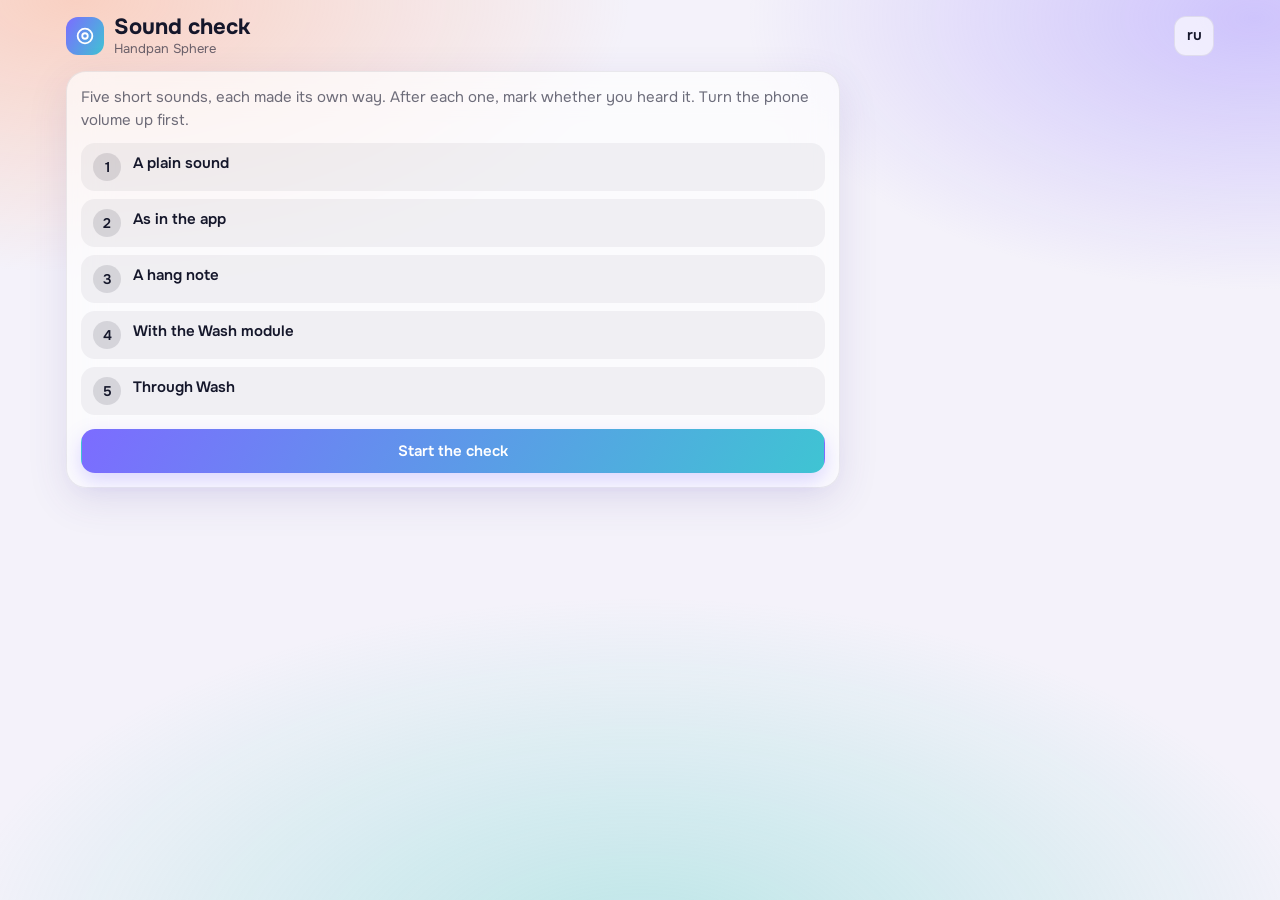
<file: lab/check/index.html>
<!doctype html>
<html lang="ru">
<head>
<meta charset="utf-8">
<meta name="viewport" content="width=device-width, initial-scale=1, viewport-fit=cover">
<meta name="color-scheme" content="light dark">
<meta name="robots" content="noindex, nofollow">
<title>Проверка звука — Handpan Sphere</title>
<meta name="theme-color" content="#F4F2FA" media="(prefers-color-scheme: light)">
<meta name="theme-color" content="#07090F" media="(prefers-color-scheme: dark)">
<link rel="icon" href="../../icons/icon.svg" type="image/svg+xml">
  <script type="module" crossorigin src="../../assets/check-C7Nd-EUO.js"></script>
  <link rel="modulepreload" crossorigin href="../../assets/params-CpkzLGkn.js">
  <link rel="stylesheet" crossorigin href="../../assets/check-fRjxElDK.css">
  <link rel="stylesheet" crossorigin href="../../assets/styles-QhfIaQdQ.css">
</head>
<body>
<div class="aurora" aria-hidden="true"></div>
<header class="top">
  <a class="brand" href="../../">
    <span class="mark" aria-hidden="true"><svg viewBox="0 0 24 24"><circle cx="12" cy="12" r="8"/><circle cx="12" cy="12" r="3"/></svg></span>
    <span class="brand-text">
      <span class="brand-name" data-i18n="check.title">Проверка звука</span>
      <span class="tagline" data-i18n="check.tagline">Handpan Sphere</span>
    </span>
  </a>
  <button class="lang-btn" id="langBtn" type="button" lang="en" aria-label="English version">en</button>
</header>

<main id="main">
  <section class="card">
    <p class="intro" data-i18n="check.intro">Пять коротких звуков, каждый сделан по-своему. После каждого отметь, слышно ли его. Громкость телефона прибавь заранее.</p>
    <ol class="steps" id="steps"></ol>
    <p class="status" id="status" role="status" aria-live="polite"></p>
    <div class="answer" id="answer" hidden>
      <button class="btn primary" id="yesBtn" type="button" data-i18n="check.yes">Слышно</button>
      <button class="btn" id="noBtn" type="button" data-i18n="check.no">Не слышно</button>
    </div>
    <div class="power-row"><button class="btn primary" id="startBtn" type="button" data-i18n="check.start">Начать проверку</button></div>
  </section>

  <section class="card" id="reportCard" aria-labelledby="reportTitle" hidden>
    <h2 id="reportTitle" data-i18n="check.reportTitle">Отчёт</h2>
    <p class="intro" data-i18n="check.reportHint">Скопируй его и пришли в чат, откуда пришла ссылка.</p>
    <textarea id="report" rows="9" readonly aria-labelledby="reportTitle"></textarea>
    <div class="power-row"><button class="btn primary" id="copyBtn" type="button" data-i18n="check.copy">Скопировать отчёт</button></div>
  </section>
</main>
</body>
</html>
</file>
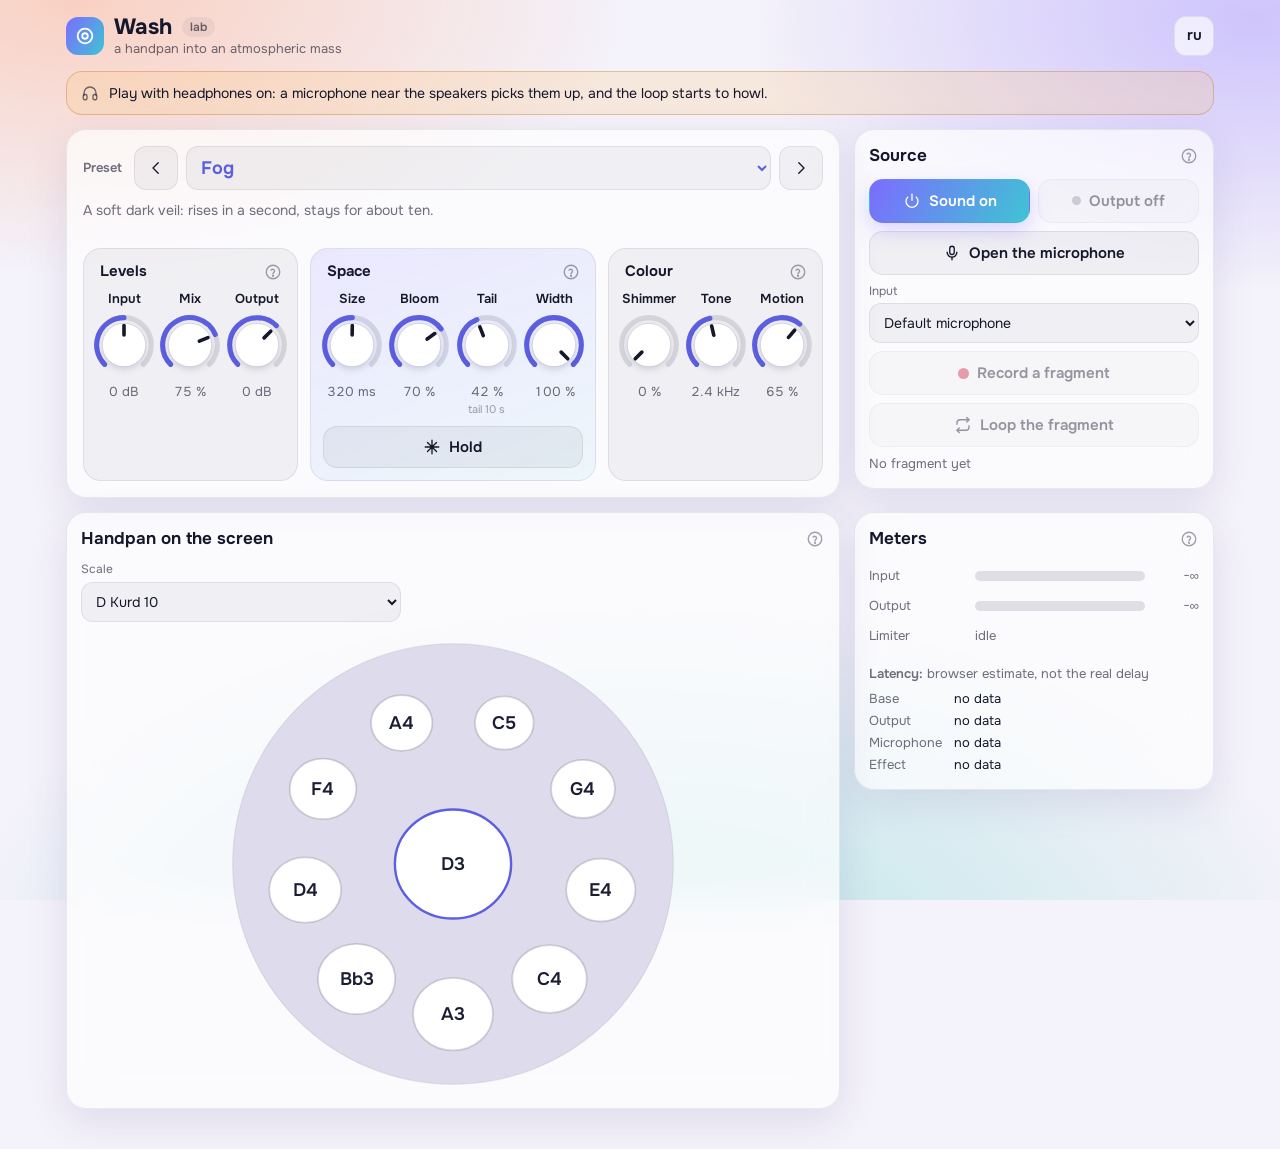
<file: lab/wash/index.html>
<!doctype html>
<html lang="ru">
<head>
<meta charset="utf-8">
<meta name="viewport" content="width=device-width, initial-scale=1, viewport-fit=cover">
<meta name="color-scheme" content="light dark">
<meta name="robots" content="noindex, nofollow">
<title>Wash — ханг в атмосферный массив</title>
<meta name="theme-color" content="#F4F2FA" media="(prefers-color-scheme: light)">
<meta name="theme-color" content="#07090F" media="(prefers-color-scheme: dark)">
<link rel="icon" href="../../icons/icon.svg" type="image/svg+xml">
  <script type="module" crossorigin src="../../assets/wash-DNjPxpgR.js"></script>
  <link rel="modulepreload" crossorigin href="../../assets/params-CpkzLGkn.js">
  <link rel="modulepreload" crossorigin href="../../assets/knob-Cgh6HHJo.js">
  <link rel="stylesheet" crossorigin href="../../assets/styles-QhfIaQdQ.css">
</head>
<body>
<div class="aurora" aria-hidden="true"></div>
<header class="top">
  <a class="brand" href="../../" id="backLink">
    <span class="mark" aria-hidden="true"><svg viewBox="0 0 24 24"><circle cx="12" cy="12" r="8"/><circle cx="12" cy="12" r="3"/></svg></span>
    <span class="brand-text">
      <span class="brand-name"><span data-i18n="wash.title">Wash</span> <span class="lab-chip" data-i18n="wash.lab">лаборатория</span></span>
      <span class="tagline" data-i18n="wash.tagline">ханг в атмосферный массив</span>
    </span>
  </a>
  <button class="lang-btn" id="langBtn" type="button" lang="en" aria-label="English version">en</button>
</header>

<main id="main">
  <p class="phones" role="note"><svg class="ic" viewBox="0 0 24 24" aria-hidden="true"><path d="M4 15v-3a8 8 0 0 1 16 0v3"/><rect x="3" y="14" width="5" height="7" rx="2"/><rect x="16" y="14" width="5" height="7" rx="2"/></svg><span data-i18n="wash.phones">Играй в наушниках: микрофон рядом с колонками ловит их звук, и петля начинает свистеть.</span></p>

  <section class="card source" aria-labelledby="sourceTitle">
    <div class="card-head">
      <h2 id="sourceTitle" data-i18n="wash.source">Источник</h2>
      <button class="help-btn" type="button" data-help="source" aria-expanded="false" aria-label="Подсказка: Источник"><svg class="ic" viewBox="0 0 24 24" aria-hidden="true"><circle cx="12" cy="12" r="9"/><path d="M9.5 9.5a2.5 2.5 0 0 1 4.6 1.3c0 1.7-2.1 2.1-2.1 3.7"/><circle cx="12" cy="17.3" r="0.6"/></svg></button>
    </div>
    <div class="power-row">
      <button class="btn primary" id="powerBtn" type="button" aria-pressed="false"><svg class="ic" viewBox="0 0 24 24" aria-hidden="true"><path d="M12 3v8"/><path d="M6.3 6.8a8 8 0 1 0 11.4 0"/></svg><span data-i18n="wash.power.on">Включить звук</span></button>
      <button class="btn out-btn" id="outBtn" type="button" aria-pressed="false" disabled><span class="dot" aria-hidden="true"></span><span id="outText" data-i18n="wash.out.muted">Выход выключен</span></button>
    </div>
    <div class="mic-row">
      <button class="btn" id="micBtn" type="button" aria-pressed="false"><svg class="ic" viewBox="0 0 24 24" aria-hidden="true"><rect x="9" y="3" width="6" height="11" rx="3"/><path d="M5.5 11a6.5 6.5 0 0 0 13 0"/><path d="M12 17.5V21"/></svg><span id="micText" data-i18n="wash.mic.open">Открыть микрофон</span></button>
      <label class="select-wrap"><span class="select-label" data-i18n="wash.mic.device">Вход</span><select id="micSelect"><option value="" data-i18n="wash.mic.defaultDevice">Микрофон по умолчанию</option></select></label>
    </div>
    <div class="clip-row">
      <button class="btn" id="recBtn" type="button" aria-pressed="false" disabled><span class="rec-dot" aria-hidden="true"></span><span id="recText" data-i18n="wash.clip.rec">Записать фрагмент</span></button>
      <button class="btn" id="clipBtn" type="button" aria-pressed="false" disabled><svg class="ic" viewBox="0 0 24 24" aria-hidden="true"><path d="M17 2l3 3-3 3"/><path d="M4 11V9a4 4 0 0 1 4-4h12"/><path d="M7 22l-3-3 3-3"/><path d="M20 13v2a4 4 0 0 1-4 4H4"/></svg><span id="clipText" data-i18n="wash.clip.play">Играть фрагмент по кругу</span></button>
      <span class="clip-state" id="clipState" data-i18n="wash.clip.none">Фрагмента пока нет</span>
    </div>
    <p class="status" id="status" role="status" aria-live="polite"></p>
  </section>

  <section class="card fx" aria-labelledby="presetTitle">
    <div class="preset-bar">
      <h2 id="presetTitle" class="preset-title" data-i18n="wash.preset.title">Пресет</h2>
      <button class="arrow-btn" id="presetPrev" type="button" aria-label="Предыдущий пресет" data-i18n-aria="wash.preset.prev"><svg class="ic" viewBox="0 0 24 24" aria-hidden="true"><path d="M15 5l-7 7 7 7"/></svg></button>
      <select id="presetSelect" aria-labelledby="presetTitle"></select>
      <button class="arrow-btn" id="presetNext" type="button" aria-label="Следующий пресет" data-i18n-aria="wash.preset.next"><svg class="ic" viewBox="0 0 24 24" aria-hidden="true"><path d="M9 5l7 7-7 7"/></svg></button>
      <span class="preset-changed" id="presetChanged" hidden data-i18n="wash.preset.changed">изменён</span>
    </div>
    <p class="preset-about" id="presetAbout"></p>
    <div class="groups" id="groups"></div>
  </section>

  <section class="card meters" aria-labelledby="metersTitle">
    <div class="card-head">
      <h2 id="metersTitle" data-i18n="wash.meters.title">Индикаторы</h2>
      <button class="help-btn" type="button" data-help="meters" aria-expanded="false" aria-label="Подсказка: Индикаторы"><svg class="ic" viewBox="0 0 24 24" aria-hidden="true"><circle cx="12" cy="12" r="9"/><path d="M9.5 9.5a2.5 2.5 0 0 1 4.6 1.3c0 1.7-2.1 2.1-2.1 3.7"/><circle cx="12" cy="17.3" r="0.6"/></svg></button>
    </div>
    <div class="meter-row"><span class="meter-name" data-i18n="wash.meters.input">Вход</span><div class="meter" id="inMeter" aria-hidden="true"><i class="rms"></i><i class="peak"></i></div><span class="meter-val" id="inVal">−∞</span></div>
    <div class="meter-row"><span class="meter-name" data-i18n="wash.meters.output">Выход</span><div class="meter" id="outMeter" aria-hidden="true"><i class="rms"></i><i class="peak"></i></div><span class="meter-val" id="outVal">−∞</span></div>
    <div class="meter-row"><span class="meter-name" data-i18n="wash.meters.limiter">Ограничитель</span><span class="meter-text" id="limVal" data-i18n="wash.meters.rest">не работает</span></div>
    <h3 class="lat-title"><span data-i18n="wash.latency.title">Задержка</span>: <span class="lat-note" data-i18n="wash.latency.note">оценка браузера, не реальная задержка</span></h3>
    <dl class="lat" id="latency"></dl>
  </section>

  <section class="card hang" aria-labelledby="hangTitle">
    <div class="card-head">
      <h2 id="hangTitle" data-i18n="wash.hang.title">Ханг на экране</h2>
      <button class="help-btn" type="button" data-help="hang" aria-expanded="false" aria-label="Подсказка: Ханг на экране"><svg class="ic" viewBox="0 0 24 24" aria-hidden="true"><circle cx="12" cy="12" r="9"/><path d="M9.5 9.5a2.5 2.5 0 0 1 4.6 1.3c0 1.7-2.1 2.1-2.1 3.7"/><circle cx="12" cy="17.3" r="0.6"/></svg></button>
    </div>
    <label class="select-wrap"><span class="select-label" data-i18n="wash.hang.scale">Строй</span><select id="scaleSelect"></select></label>
    <svg class="pan" id="pan" role="group" aria-labelledby="hangTitle"></svg>
  </section>
</main>
<div class="help-pop" id="helpPop" role="dialog" hidden></div>
</body>
</html>
</file>
<file: assets/main-dm-omp0f.css>
@font-face{font-family:Onest Variable;font-style:normal;font-display:swap;font-weight:100 900;src:url(./onest-cyrillic-ext-wght-normal-DOFToQv1.woff2)format("woff2-variations");unicode-range:U+460-52F,U+1C80-1C8A,U+20B4,U+2DE0-2DFF,U+A640-A69F,U+FE2E-FE2F}@font-face{font-family:Onest Variable;font-style:normal;font-display:swap;font-weight:100 900;src:url(./onest-cyrillic-wght-normal-DayYxulF.woff2)format("woff2-variations");unicode-range:U+301,U+400-45F,U+490-491,U+4B0-4B1,U+2116}@font-face{font-family:Onest Variable;font-style:normal;font-display:swap;font-weight:100 900;src:url(./onest-math-wght-normal-Bl4ZGkZl.woff2)format("woff2-variations");unicode-range:U+302-303,U+305,U+307-308,U+310,U+312,U+315,U+31A,U+326-327,U+32C,U+32F-330,U+332-333,U+338,U+33A,U+346,U+34D,U+391-3A1,U+3A3-3A9,U+3B1-3C9,U+3D1,U+3D5-3D6,U+3F0-3F1,U+3F4-3F5,U+2016-2017,U+2034-2038,U+203C,U+2040,U+2043,U+2047,U+2050,U+2057,U+205F,U+2070-2071,U+2074-208E,U+2090-209C,U+20D0-20DC,U+20E1,U+20E5-20EF,U+2100-2112,U+2114-2115,U+2117-2121,U+2123-214F,U+2190,U+2192,U+2194-21AE,U+21B0-21E5,U+21F1-21F2,U+21F4-2211,U+2213-2214,U+2216-22FF,U+2308-230B,U+2310,U+2319,U+231C-2321,U+2336-237A,U+237C,U+2395,U+239B-23B7,U+23D0,U+23DC-23E1,U+2474-2475,U+25AF,U+25B3,U+25B7,U+25BD,U+25C1,U+25CA,U+25CC,U+25FB,U+266D-266F,U+27C0-27FF,U+2900-2AFF,U+2B0E-2B11,U+2B30-2B4C,U+2BFE,U+3030,U+FF5B,U+FF5D,U+1D400-1D7FF,U+1EE??}@font-face{font-family:Onest Variable;font-style:normal;font-display:swap;font-weight:100 900;src:url(./onest-symbols-wght-normal-DxQzqQfC.woff2)format("woff2-variations");unicode-range:U+1-C,U+E-1F,U+7F-9F,U+20DD-20E0,U+20E2-20E4,U+2150-218F,U+2190,U+2192,U+2194-2199,U+21AF,U+21E6-21F0,U+21F3,U+2218-2219,U+2299,U+22C4-22C6,U+2300-243F,U+2440-244A,U+2460-24FF,U+25A0-27BF,U+28??,U+2921-2922,U+2981,U+29BF,U+29EB,U+2B??,U+4DC0-4DFF,U+FFF9-FFFB,U+10140-1018E,U+10190-1019C,U+101A0,U+101D0-101FD,U+102E0-102FB,U+10E60-10E7E,U+1D2C0-1D2D3,U+1D2E0-1D37F,U+1F0??,U+1F100-1F1AD,U+1F1E6-1F1FF,U+1F30D-1F30F,U+1F315,U+1F31C,U+1F31E,U+1F320-1F32C,U+1F336,U+1F378,U+1F37D,U+1F382,U+1F393-1F39F,U+1F3A7-1F3A8,U+1F3AC-1F3AF,U+1F3C2,U+1F3C4-1F3C6,U+1F3CA-1F3CE,U+1F3D4-1F3E0,U+1F3ED,U+1F3F1-1F3F3,U+1F3F5-1F3F7,U+1F408,U+1F415,U+1F41F,U+1F426,U+1F43F,U+1F441-1F442,U+1F444,U+1F446-1F449,U+1F44C-1F44E,U+1F453,U+1F46A,U+1F47D,U+1F4A3,U+1F4B0,U+1F4B3,U+1F4B9,U+1F4BB,U+1F4BF,U+1F4C8-1F4CB,U+1F4D6,U+1F4DA,U+1F4DF,U+1F4E3-1F4E6,U+1F4EA-1F4ED,U+1F4F7,U+1F4F9-1F4FB,U+1F4FD-1F4FE,U+1F503,U+1F507-1F50B,U+1F50D,U+1F512-1F513,U+1F53E-1F54A,U+1F54F-1F5FA,U+1F610,U+1F650-1F67F,U+1F687,U+1F68D,U+1F691,U+1F694,U+1F698,U+1F6AD,U+1F6B2,U+1F6B9-1F6BA,U+1F6BC,U+1F6C6-1F6CF,U+1F6D3-1F6D7,U+1F6E0-1F6EA,U+1F6F0-1F6F3,U+1F6F7-1F6FC,U+1F7??,U+1F800-1F80B,U+1F810-1F847,U+1F850-1F859,U+1F860-1F887,U+1F890-1F8AD,U+1F8B0-1F8BB,U+1F8C0-1F8C1,U+1F900-1F90B,U+1F93B,U+1F946,U+1F984,U+1F996,U+1F9E9,U+1FA00-1FA6F,U+1FA70-1FA7C,U+1FA80-1FA89,U+1FA8F-1FAC6,U+1FACE-1FADC,U+1FADF-1FAE9,U+1FAF0-1FAF8,U+1FB??}@font-face{font-family:Onest Variable;font-style:normal;font-display:swap;font-weight:100 900;src:url(./onest-vietnamese-wght-normal-BBxOatbv.woff2)format("woff2-variations");unicode-range:U+102-103,U+110-111,U+128-129,U+168-169,U+1A0-1A1,U+1AF-1B0,U+300-301,U+303-304,U+308-309,U+323,U+329,U+1EA0-1EF9,U+20AB}@font-face{font-family:Onest Variable;font-style:normal;font-display:swap;font-weight:100 900;src:url(./onest-latin-ext-wght-normal-QAhDxQuo.woff2)format("woff2-variations");unicode-range:U+100-2BA,U+2BD-2C5,U+2C7-2CC,U+2CE-2D7,U+2DD-2FF,U+304,U+308,U+329,U+1D00-1DBF,U+1E00-1E9F,U+1EF2-1EFF,U+2020,U+20A0-20AB,U+20AD-20C0,U+2113,U+2C60-2C7F,U+A720-A7FF}@font-face{font-family:Onest Variable;font-style:normal;font-display:swap;font-weight:100 900;src:url(./onest-latin-wght-normal-Dun_Rd-l.woff2)format("woff2-variations");unicode-range:U+??,U+131,U+152-153,U+2BB-2BC,U+2C6,U+2DA,U+2DC,U+304,U+308,U+329,U+2000-206F,U+20AC,U+2122,U+2191,U+2193,U+2212,U+2215,U+FEFF,U+FFFD}:root{--safe-top:max(env(safe-area-inset-top,0px), calc(var(--tg-safe-area-inset-top,0px) + var(--tg-content-safe-area-inset-top,0px)));--safe-bottom:max(env(safe-area-inset-bottom,0px), calc(var(--tg-safe-area-inset-bottom,0px) + var(--tg-content-safe-area-inset-bottom,0px)));--bg:#f4f2fa;--aurora:radial-gradient(60% 42% at 6% 0%, #ffb08c8c, transparent 72%), radial-gradient(55% 42% at 98% 2%, #a08cff7a, transparent 72%), radial-gradient(75% 55% at 50% 106%, #68d4cc6b, transparent 72%);--surface:#ffffffa8;--surface-strong:#faf9fff0;--line:#15172b14;--text:#15172b;--text2:#15172b99;--text3:#15172b52;--fill:#15172b0d;--fill2:#15172b1c;--accent:#5b5fe0;--grad-a:#7c6cff;--grad-b:#3fc4d3;--grad:linear-gradient(120deg, var(--grad-a) 0%, var(--grad-b) 100%);--on-grad:#fff;--shadow:0 12px 40px #463c8c1f;--tile:#ffffffbf;--tile-line:#15172b12;--danger:#d9364f;--ic-aqua:#12968a;--ic-violet:#6b5ce6;--ic-peach:#d9663a;--ic-rose:#d43f74;--ic-sky:#2f7fd6;--ic-mint:#2a9455;--ic-amber:#b07a12;--ic-gray:#6b7183;--shell-a:#fff;--shell-b:#dedcec;--shell-line:#15172b14;--field-a:#fff;--field-b:#e6e4f2;--field-line:#15172b21;--field-hi:#fffffff2;--field-ink:#1b1d33;--field-num:#1b1d337a;--bot-line:#15172b5c;--bot-fill:#ffffff73;--ding-fill:#7c6cff29;--ding-line:#6b5ce6;--learn-fill:#7c6cff42;--learn-ring:#6b5ce6;--lit-a:1;--wash-a:.1;--player-space:calc(104px + var(--safe-bottom));--lightningcss-light:initial;--lightningcss-dark: ;--lightningcss-light:initial;--lightningcss-dark: ;color-scheme:light;box-sizing:border-box;padding-top:var(--safe-top);padding-bottom:var(--safe-bottom)}@media (prefers-color-scheme:dark){:root:not([data-theme=light]){--bg:#07090f;--aurora:radial-gradient(60% 42% at 6% 0%, #5c68ff52, transparent 72%), radial-gradient(55% 42% at 98% 2%, #b260ff3d, transparent 72%), radial-gradient(75% 55% at 50% 106%, #24c8b433, transparent 72%);--surface:#181b2a99;--surface-strong:#1a1d2df5;--line:#ffffff12;--text:#eef0f7;--text2:#eef0f79e;--text3:#eef0f757;--fill:#ffffff0f;--fill2:#ffffff21;--accent:#a3adff;--grad-a:#7c6cff;--grad-b:#3fd3c6;--shadow:0 12px 40px #00000080;--tile:#ffffff0d;--tile-line:#ffffff14;--danger:#ff6b81;--ic-aqua:#7fe3d6;--ic-violet:#a99bff;--ic-peach:#ffb48f;--ic-rose:#ff8fb1;--ic-sky:#8ec9ff;--ic-mint:#8fe3a5;--ic-amber:#f5c979;--ic-gray:#a7adbd;--shell-a:#2a3045;--shell-b:#0e1019;--shell-line:#ffffff0f;--field-a:#3a4160;--field-b:#1a1e2e;--field-line:#ffffff1c;--field-hi:#ffffff3d;--field-ink:#eef0f7;--field-num:#eef0f780;--bot-line:#eef0f757;--bot-fill:#ffffff08;--ding-fill:#7c6cff3d;--ding-line:#a99bff;--learn-fill:#8c7eff5c;--learn-ring:#b7adff;--lit-a:.42;--wash-a:.16;--lightningcss-light: ;--lightningcss-dark:initial;color-scheme:dark}}:root[data-theme=dark]{--bg:#07090f;--aurora:radial-gradient(60% 42% at 6% 0%, #5c68ff52, transparent 72%), radial-gradient(55% 42% at 98% 2%, #b260ff3d, transparent 72%), radial-gradient(75% 55% at 50% 106%, #24c8b433, transparent 72%);--surface:#181b2a99;--surface-strong:#1a1d2df5;--line:#ffffff12;--text:#eef0f7;--text2:#eef0f79e;--text3:#eef0f757;--fill:#ffffff0f;--fill2:#ffffff21;--accent:#a3adff;--grad-a:#7c6cff;--grad-b:#3fd3c6;--shadow:0 12px 40px #00000080;--tile:#ffffff0d;--tile-line:#ffffff14;--danger:#ff6b81;--ic-aqua:#7fe3d6;--ic-violet:#a99bff;--ic-peach:#ffb48f;--ic-rose:#ff8fb1;--ic-sky:#8ec9ff;--ic-mint:#8fe3a5;--ic-amber:#f5c979;--ic-gray:#a7adbd;--shell-a:#2a3045;--shell-b:#0e1019;--shell-line:#ffffff0f;--field-a:#3a4160;--field-b:#1a1e2e;--field-line:#ffffff1c;--field-hi:#ffffff3d;--field-ink:#eef0f7;--field-num:#eef0f780;--bot-line:#eef0f757;--bot-fill:#ffffff08;--ding-fill:#7c6cff3d;--ding-line:#a99bff;--learn-fill:#8c7eff5c;--learn-ring:#b7adff;--lit-a:.42;--wash-a:.16;--lightningcss-light: ;--lightningcss-dark:initial;color-scheme:dark}*,:before,:after{box-sizing:inherit}html{-webkit-text-size-adjust:100%;scroll-padding-top:var(--safe-top);touch-action:manipulation}body{background:var(--bg);min-height:100%;color:var(--text);-webkit-font-smoothing:antialiased;margin:0;font:16px/1.35 Onest Variable,Onest,-apple-system,BlinkMacSystemFont,Segoe UI,Roboto,Helvetica Neue,Arial,sans-serif;overflow-x:clip}body:before{content:"";height:var(--safe-top);z-index:10;background:var(--bg);position:fixed;inset:0 0 auto}.aurora{z-index:-1;background:var(--aurora), var(--bg);pointer-events:none;position:fixed;inset:0}button{font:inherit;color:inherit;letter-spacing:inherit}[hidden]{display:none!important}p{margin:0}.top{grid-template-columns:auto minmax(0,1fr) auto;align-items:center;column-gap:10px;max-width:1180px;margin:0 auto;padding:16px 20px 6px;display:grid}.brand,.brand-text{display:contents}.top .mark{grid-area:1/1/span 2}.top h1{grid-area:1/2;min-width:0}.tagline{white-space:nowrap;text-overflow:ellipsis;grid-area:2/2/auto/span 2;overflow:hidden}.top-actions{grid-area:1/3}.mark{aspect-ratio:1;background:var(--grad);border-radius:50%;flex:none;place-items:center;width:34px;height:34px;display:grid;box-shadow:0 6px 18px #7c6cff59}.mark svg{fill:none;stroke:#fff;stroke-width:1.8px;width:20px;height:20px}.top h1{letter-spacing:-.02em;white-space:nowrap;flex-wrap:nowrap;align-items:center;gap:8px;margin:0;font-size:24px;font-weight:700;line-height:29px;display:flex}.ver{border:1px solid var(--line);background:var(--fill);color:var(--text2);letter-spacing:0;font-variant-numeric:tabular-nums;border-radius:999px;flex:none;padding:0 8px;font-size:12px;font-weight:600;line-height:20px}.tagline{color:var(--text2);text-transform:lowercase;letter-spacing:.01em;margin-top:1px;font-size:12.5px;line-height:17px}.icon-btn{border:1px solid var(--line);background:var(--surface);-webkit-backdrop-filter:blur(16px);backdrop-filter:blur(16px);cursor:pointer;width:40px;height:40px;color:var(--text);border-radius:50%;place-items:center;display:grid}.icon-btn svg.ic{width:20px;height:20px}.top-actions{flex-shrink:0;gap:8px;display:flex}.lang-btn{letter-spacing:.01em;font-size:14px;font-weight:600;line-height:1}@media (width<=440px){.top{column-gap:9px;padding-left:16px;padding-right:16px}.top-actions{gap:6px}.top .icon-btn{width:36px;height:36px}.top h1{gap:6px;font-size:20px;line-height:26px}.ver{padding:0 6px;font-size:11px;line-height:18px}.tagline{font-size:12px}}@media (width<=379px){.top h1{gap:5px;font-size:18px}.ver{padding:0 5px}}@media (width<=349px){.top .ver{display:none}}.icon-btn:focus-visible,.chip-btn:focus-visible,.play:focus-visible,.pill:focus-visible{outline:2px solid var(--accent);outline-offset:2px}.layout{gap:22px;max-width:1180px;margin:0 auto;padding:4px 16px 150px;display:grid}.controls{min-width:0}@media (width>=980px){.layout{grid-template-columns:minmax(0,1.05fr) minmax(0,1fr);align-items:start;gap:28px;padding-bottom:0}.controls{padding-bottom:150px}.panel.instrument{max-height:calc(100vh - 16px - var(--player-space));scrollbar-width:thin;position:sticky;top:16px;overflow-y:auto}.instrument .pan{width:min(100%,30rem,max(17rem,100vh - 380px))}}.panel{background:var(--surface);border:1px solid var(--line);-webkit-backdrop-filter:blur(22px)saturate(140%);backdrop-filter:blur(22px)saturate(140%);box-shadow:var(--shadow);border-radius:22px;overflow:hidden}.instrument{padding:18px 0 8px}.inst-head{padding:0 20px}.inst-head h2{letter-spacing:-.01em;margin:0;font-size:21px;font-weight:600;line-height:27px}.notation{color:var(--text2);font-variant-numeric:tabular-nums;margin-top:4px;font-size:13px;line-height:18px}.pan{touch-action:manipulation;-webkit-tap-highlight-color:transparent;width:min(100%,30rem);margin:6px auto 0;padding:0 10px}.pan svg{width:100%;height:auto;display:block;overflow:visible}.chord-layer{opacity:0;pointer-events:none;transition:opacity 1.4s}.chord-layer.on{opacity:1}.chord-layer.wash.on{opacity:var(--wash-a)}.ding-line{text-align:center;color:var(--text2);font-variant-numeric:tabular-nums;font-size:14px}.inst-actions{grid-template-columns:repeat(3,minmax(0,1fr));gap:8px;padding:14px 16px 6px;display:grid}.chip-btn{border:1px solid var(--line);background:var(--fill);cursor:pointer;text-align:center;border-radius:16px;flex-direction:column;justify-content:center;align-items:center;gap:5px;min-width:0;padding:10px 6px 9px;font-size:13px;font-weight:600;line-height:16px;display:flex}@media (width>=520px){.chip-btn{white-space:nowrap;flex-direction:row;gap:7px;height:42px;padding:0 12px;font-size:14px}}.chip-btn svg.ic{width:17px;height:17px;color:var(--accent)}.chip-btn.primary{background:var(--grad);color:var(--on-grad);border-color:#0000}.chip-btn.primary svg.ic{color:var(--on-grad)}.chip-btn:active,.pill:active{transform:scale(.98)}.field{cursor:pointer;outline:none}.field .face{stroke:var(--field-line);stroke-width:1px;pointer-events:all}.field .hi{fill:none;stroke:var(--field-hi);stroke-width:1.6px;stroke-linecap:round;pointer-events:none}.field .inner{fill:none;stroke:var(--field-line);stroke-width:1px;pointer-events:none}.field.bottom .face{fill:var(--bot-fill);stroke:var(--bot-line);stroke-dasharray:3 4;stroke-width:1.3px}.field.bottom.is-ding .face{fill:var(--ding-fill);stroke:var(--ding-line);stroke-dasharray:none;stroke-width:1.6px}.field.bottom.is-ding .inner{stroke:var(--ding-line);stroke-dasharray:none;opacity:.55}.field .halo{fill:none;stroke-width:1.6px;opacity:.7;pointer-events:none}.field .lfill{opacity:0;pointer-events:none;transition:opacity .9s}.field .learn{fill:none;stroke:var(--nc,var(--learn-ring));stroke-width:2.6px;opacity:0;pointer-events:none;transition:opacity .9s}.field.is-chord .lfill{opacity:var(--lit-a)}.field.is-chord .learn{opacity:1}.field.bottom.is-ding.is-chord .face{fill:none}.field.is-chord .halo,.field.is-chord .inner{stroke:var(--nc)}.field.is-next .learn{opacity:.6;stroke-dasharray:4 5;stroke-width:2px}.learn-line{text-align:center;min-height:19px;color:var(--text);margin:4px 16px 0;font-size:14px;line-height:19px}.learn-line .ln-name{font-weight:600}.learn-line .ln-muted{color:var(--text2)}.fold-row{cursor:pointer;-webkit-tap-highlight-color:transparent}.fold-row .fold-head{color:inherit;font:inherit;text-align:left;cursor:pointer;background:0 0;border:0;margin:0;padding:0}.fold-row .fold-head:after{content:"";position:absolute;inset:0}.fold-row .fold-head:focus-visible{outline:none}.fold-row .fold-head:focus-visible:after{outline:2px solid var(--accent);outline-offset:-3px;border-radius:14px}.fold-row .switch,.help-btn{z-index:1;position:relative}.fold-row .chev{pointer-events:none}.fold-row:active{background:var(--fill)}.title-line{align-items:center;gap:2px;min-width:0;display:flex}.title-line .title{text-overflow:ellipsis;white-space:nowrap;overflow:hidden}.group.is-off [id^=body-]{opacity:.45}.choice .order{min-width:24px;height:24px;color:var(--on-grad);background:var(--grad);border-radius:12px;flex:none;place-items:center;padding:0 7px;font-size:12px;font-weight:600;display:none}.choice.in-plan .order{display:grid}.choice.in-plan .check{display:none}.cgroup+.cgroup{margin-top:14px}.cg-title{color:var(--text2);align-items:center;gap:2px;margin:0 0 8px;font-size:13px;line-height:18px;display:flex}.cg-note{color:var(--text3);margin:6px 2px 0;font-size:12px;line-height:17px}#sheetRootRow .chips{margin-top:0}.cg-chips{flex-wrap:wrap;gap:8px;display:flex}.chip.is-good{border-color:var(--accent);box-shadow:inset 0 0 0 1px var(--accent)}.chip.is-good:after{content:"";background:var(--grad);vertical-align:middle;border-radius:50%;width:6px;height:6px;margin-left:7px;display:inline-block}.chip[aria-pressed=true].is-good:after{background:#fff}.hint-line{margin:0 0 12px}.chord-warn{color:var(--danger)}.field.draggable{cursor:grab;touch-action:none}.field.instant{touch-action:none;-webkit-user-select:none;user-select:none;-webkit-touch-callout:none}.field.dragging{cursor:grabbing}.field.dragging .face{stroke:var(--accent);stroke-width:2.4px;stroke-dasharray:none}.field .glow{opacity:0;pointer-events:none}.field .pulse{fill:none;stroke-width:2px;opacity:0;pointer-events:none}.field .lbl{fill:var(--field-ink);pointer-events:none;font-family:Onest Variable,Onest,-apple-system,Segoe UI,Roboto,sans-serif;font-weight:600}.field .num{fill:var(--field-num);pointer-events:none;font-family:Onest Variable,Onest,-apple-system,Segoe UI,Roboto,sans-serif;font-weight:500}.field.sel .face{stroke:var(--accent);stroke-width:2.4px;stroke-dasharray:none}.field:focus-visible .face{stroke:var(--accent);stroke-width:2.4px}.pan.breathing .is-root .pulse{animation:6s ease-in-out infinite breathe}@keyframes breathe{0%,to{opacity:.15}50%{opacity:.85}}.group{margin-top:22px}.group:first-child{margin-top:0}.header{color:var(--text2);align-items:center;gap:2px;margin:0 0 8px;padding:0 6px;font-size:14px;font-weight:600;line-height:18px;display:flex}.header .help-btn{margin:-6px 0}.footer{color:var(--text2);margin:8px 0 0;padding:0 6px;font-size:13px;line-height:18px}.hint{color:var(--text2);margin:10px 20px 8px;font-size:13px;line-height:18px}.help-btn{width:30px;height:30px;color:var(--text3);cursor:pointer;-webkit-tap-highlight-color:transparent;background:0 0;border:0;border-radius:50%;flex:none;place-items:center;margin:-6px -4px -6px 0;padding:0;display:inline-grid}.help-btn svg.ic{stroke-width:1.8px;width:17px;height:17px}.help-btn:hover,.help-btn[aria-expanded=true]{color:var(--accent)}.help-btn:focus-visible{outline:2px solid var(--accent);outline-offset:-2px}.help-pop{z-index:60;border:1px solid var(--line);background:linear-gradient(var(--surface-strong), var(--surface-strong)), var(--bg);box-shadow:var(--shadow);color:var(--text);border-radius:16px;padding:12px 14px;font-size:14px;line-height:20px;animation:.18s ease-out pop-in;position:fixed}.help-pop:before{content:"";top:-6px;left:calc(var(--arrow,30px) - 6px);background:inherit;border:1px solid var(--line);border-bottom:0;border-right:0;width:12px;height:12px;position:absolute;transform:rotate(45deg)}.help-pop.up:before{top:auto;bottom:-6px;transform:rotate(225deg)}@keyframes pop-in{0%{opacity:0;transform:translateY(-4px)}to{opacity:1;transform:none}}.row{text-align:left;-webkit-tap-highlight-color:transparent;background:0 0;border:0;align-items:center;gap:12px;width:100%;min-height:50px;padding:8px 16px;display:flex;position:relative}button.row{cursor:pointer}button.row:active,.row.pressable:active{background:var(--fill)}.row:before{content:"";top:0;left:var(--inset,16px);background:var(--line);height:1px;position:absolute;right:16px}.list>.row:first-child:before,.list>:first-child>.row:first-child:before,.panel>.row:first-child:before,.panel>:first-child>.row:first-child:before,.row.first:before{display:none}.row.block{padding:12px 16px 14px;display:block}.row-text{flex-direction:column;flex:1;min-width:0;display:flex}.title{font-size:16px;font-weight:500;line-height:21px}.title.tint{color:var(--accent)}.grow{flex:1;min-width:0}.sub{color:var(--text2);text-overflow:ellipsis;white-space:nowrap;font-size:13px;line-height:18px;overflow:hidden}.sub.wrap{white-space:normal}.row-note{color:var(--text2);margin-top:6px;font-size:13px;line-height:18px}.error{color:var(--danger);margin:8px 16px 0;font-size:13px;line-height:18px}.tile{background:var(--tile);border:1px solid var(--tile-line);width:34px;height:34px;color:var(--c,var(--text2));border-radius:11px;flex:none;place-items:center;display:grid}svg.ic{fill:none;stroke:currentColor;stroke-width:1.7px;stroke-linecap:round;stroke-linejoin:round;width:18px;height:18px}.chev{color:var(--text3);flex:none;place-items:center;display:grid}.chev svg.ic{stroke-width:2.2px;width:16px;height:16px;transition:transform .2s}.fold-row.open .chev svg.ic{transform:rotate(90deg)}.check{width:24px;height:24px;color:var(--on-grad);background:var(--grad);visibility:hidden;border-radius:50%;flex:none;place-items:center;display:grid}.check svg.ic{stroke-width:2.6px;width:14px;height:14px}.choice[aria-checked=true] .check{visibility:visible}.choice[aria-disabled=true]{cursor:default}.choice.off-plan .tile,.choice.off-plan .row-text{opacity:.6}.choice.off-plan .check{visibility:visible;box-shadow:inset 0 0 0 1.6px var(--text3);background:0 0}.choice.off-plan .check svg{visibility:hidden}.value{color:var(--text2);font-variant-numeric:tabular-nums;flex:none;font-size:14px}.slider-row{align-items:flex-start;padding-top:12px;padding-bottom:8px}.slider-row .tile{margin-top:0}.slider-body{flex:1;min-width:0}.slider-top{align-items:center;gap:10px;min-height:34px;display:flex}.slider-top .title{flex:1;min-width:0}input[type=range]{--pct:50%;appearance:none;cursor:pointer;background:0 0;width:100%;height:28px;margin:0;display:block}input[type=range]::-webkit-slider-runnable-track{background:linear-gradient(to right, var(--grad-a), var(--grad-b) var(--pct), var(--fill2) var(--pct));border-radius:2px;height:4px}input[type=range]::-webkit-slider-thumb{-webkit-appearance:none;background:#fff;border:0;border-radius:50%;width:24px;height:24px;margin-top:-10px;box-shadow:0 0 0 1px #15172b0f,0 4px 12px #1e145040}input[type=range]::-moz-range-track{background:var(--fill2);border-radius:2px;height:4px}input[type=range]::-moz-range-progress{background:linear-gradient(to right, var(--grad-a), var(--grad-b));border-radius:2px;height:4px}input[type=range]::-moz-range-thumb{background:#fff;border:0;border-radius:50%;width:24px;height:24px;box-shadow:0 4px 12px #1e145040}input[type=range]:focus-visible{outline:2px solid var(--accent);outline-offset:3px;border-radius:6px}.seg{background:var(--fill);border-radius:14px;padding:3px;display:flex}.seg label{flex:1;display:flex;position:relative}.seg input{opacity:0;cursor:pointer;margin:0;position:absolute;inset:0}.seg span{white-space:nowrap;font-variant-numeric:tabular-nums;height:32px;color:var(--text2);border-radius:11px;flex:1;justify-content:center;align-items:center;padding:0 10px;font-size:14px;font-weight:500;display:flex}.seg input:checked+span{background:var(--grad);color:var(--on-grad);font-weight:600;box-shadow:0 4px 14px #7c6cff4d}.seg input:focus-visible+span{outline:2px solid var(--accent);outline-offset:1px}.seg input:disabled{cursor:default}.seg input:disabled+span{opacity:.45}.seg.compact{flex:none}.seg.compact span{padding:0 14px}.row.block .title+.seg{margin-top:10px}.switch{flex:none;width:50px;height:30px;position:relative}.switch input{opacity:0;cursor:pointer;z-index:1;width:100%;height:100%;margin:0;position:absolute;inset:0}.switch .track{background:var(--fill2);border-radius:15px;transition:background .2s;position:absolute;inset:0}.switch .knob{background:#fff;border-radius:50%;width:24px;height:24px;transition:transform .2s;position:absolute;top:3px;left:3px;box-shadow:0 2px 6px #0003}.switch input:checked+.track{background:var(--grad)}.switch input:checked+.track .knob{transform:translate(20px)}.switch input:focus-visible+.track{outline:2px solid var(--accent);outline-offset:2px}.pill{border:1px solid var(--line);background:var(--fill);min-width:44px;height:32px;color:var(--text);cursor:pointer;font-variant-numeric:tabular-nums;border-radius:16px;flex:none;padding:0 14px;font-size:14px;font-weight:600}.pill.accent{color:var(--accent)}.pills{flex:none;gap:6px;display:flex}.popup{max-width:60%;color:var(--text2);flex:none;align-items:center;gap:4px;display:flex}.popup .pv{text-overflow:ellipsis;white-space:nowrap;overflow:hidden}.popup svg.ic{width:14px;height:14px;color:var(--text3)}.row>select{opacity:0;cursor:pointer;width:100%;height:100%;font-size:16px;position:absolute;inset:0}.field-input,.search,textarea.field-input{border:1px solid var(--line);background:var(--fill);width:100%;color:var(--text);border-radius:14px;padding:11px 14px;font:16px/1.35 Onest Variable,Onest,-apple-system,Segoe UI,Roboto,sans-serif;display:block}textarea.field-input{resize:vertical;min-height:74px}.field-input:focus-visible,.search:focus-visible{outline:2px solid var(--accent);outline-offset:1px}.phrase.is-current .title{color:var(--accent);font-weight:600}.orbit{height:236px;margin:4px 0 0;position:relative}.orbit canvas{width:100%;height:100%;display:block;position:absolute;inset:0}.phrase-grid{grid-template-columns:repeat(2,minmax(0,1fr));grid-template-rows:repeat(var(--rows,2), auto);grid-auto-flow:column;gap:8px;padding:4px 16px 14px;display:grid}.meter-ctl{flex:none;align-items:center;gap:8px;display:inline-flex}.tempo-steps{gap:6px}.tempo-steps .step{touch-action:manipulation;-webkit-user-select:none;user-select:none;-webkit-touch-callout:none}#tempoRow{padding-top:6px}.phrase-cell{border:1.5px solid var(--line);background:var(--fill);text-align:left;cursor:pointer;-webkit-tap-highlight-color:transparent;border-radius:16px;flex-direction:column;align-items:flex-start;gap:2px;min-width:0;padding:10px 12px;display:flex}.phrase-cell .pt{font-size:15px;font-weight:600;line-height:20px}.phrase-cell .ps{max-width:100%;color:var(--text2);text-overflow:ellipsis;white-space:nowrap;font-size:13px;line-height:18px;overflow:hidden}.phrase-cell.is-current{background:linear-gradient(var(--surface-strong), var(--surface-strong)) padding-box, var(--grad) border-box;border-color:#0000}.phrase-cell.is-current .pt{color:var(--accent)}.phrase-cell:active{transform:scale(.98)}.phrase-cell .pal{background:var(--pal);border-radius:2px;align-self:stretch;height:4px;margin-top:6px;display:block}.phrase-cell .pal.auto{opacity:.4}.phrase-cell:focus-visible{outline:2px solid var(--accent);outline-offset:2px}.center-btn{justify-content:center;margin-top:10px;display:flex}.rec-badge{color:var(--danger);font-variant-numeric:tabular-nums;background:#d9364f1f;border-radius:999px;flex:none;align-items:center;gap:6px;padding:4px 10px;font-size:13px;font-weight:600;display:inline-flex}.rec-dot{background:var(--danger);border-radius:50%;width:8px;height:8px;animation:1.6s ease-in-out infinite recblink}@keyframes recblink{50%{opacity:.25}}.row.danger .title{color:var(--danger)}.page-foot{color:var(--text3);text-align:center;flex-direction:column;align-items:center;gap:6px;margin-top:30px;padding:0 6px;font-size:13px;line-height:18px;display:flex}.link-btn{color:var(--accent);cursor:pointer;background:0 0;border:0;border-radius:10px;padding:6px 10px;font-size:14px;font-weight:600}.link-btn:focus-visible{outline:2px solid var(--accent);outline-offset:1px}.foot-cta{background:var(--grad);width:100%;max-width:380px;color:var(--on-grad);text-align:left;cursor:pointer;border:0;border-radius:18px;align-items:center;gap:12px;margin:6px 0 2px;padding:12px 14px 12px 16px;transition:transform .15s;display:flex;box-shadow:0 10px 26px #7c6cff4d}.foot-cta:hover{transform:translateY(-1px)}.foot-cta:active{transform:scale(.98)}.foot-cta:focus-visible{outline:2px solid var(--accent);outline-offset:3px}.foot-cta-ic svg.ic{stroke-width:1.6px;width:26px;height:26px}.foot-cta-text{flex-direction:column;flex:1;min-width:0;display:flex}.foot-cta .t{font-size:16px;font-weight:600;line-height:21px}.foot-cta .s{opacity:.86;font-size:13px;line-height:18px}.foot-cta-chev svg.ic{opacity:.8;width:18px;height:18px}.foot-cta+.foot-cta{margin-top:4px}.page-foot .foot-cta+.rights{margin-top:22px}.info-sheet img{background:var(--fill);object-fit:cover;border-radius:20px;width:100%;height:auto;display:block}.info-sheet .hero{aspect-ratio:4/5;max-width:min(100%,46vh);margin:6px auto 0}.info-sheet .hero.wide{aspect-ratio:4/3;max-width:min(100%,78vh)}.info-sheet .hero.square{aspect-ratio:1;max-width:min(100%,60vh)}.info-sheet .photo{aspect-ratio:3/2;max-width:min(100%,90vh);margin:14px auto 12px}.info-sheet .photo.tall{aspect-ratio:4/5;max-width:min(100%,48vh)}.info-title{letter-spacing:-.01em;margin:18px 2px 8px;font-size:24px;font-weight:700;line-height:30px}.info-lead{margin:4px 2px 12px;font-size:16px;line-height:23px}.info-text{color:var(--text2);margin:0 2px 12px;font-size:15px;line-height:22px}.info-h{margin:22px 2px 10px;font-size:18px;font-weight:700;line-height:23px}.facts{grid-template-columns:repeat(3,minmax(0,1fr));gap:8px;margin:4px 0 16px;padding:0;list-style:none;display:grid}.facts li{background:var(--fill);border:1px solid var(--line);border-radius:16px;padding:12px 10px}.facts b{color:var(--accent);font-size:17px;font-weight:700;line-height:22px;display:block}.facts span{color:var(--text2);margin-top:3px;font-size:12px;line-height:16px;display:block}.photo-strip{scroll-snap-type:x mandatory;scrollbar-width:none;gap:10px;margin:6px -16px 4px;padding:0 16px 4px;display:flex;overflow-x:auto}.photo-strip::-webkit-scrollbar{display:none}.info-sheet .photo-strip img{scroll-snap-align:start;border-radius:18px;flex:none;width:auto;max-width:none;height:260px}.offer{background:var(--fill);border:1px solid var(--line);border-radius:20px;margin:0 0 12px;padding:16px}.offer h5{margin:0;font-size:17px;font-weight:600;line-height:22px}.offer-sub{color:var(--text2);margin:3px 0 12px;font-size:13px;line-height:18px}.offer ul{gap:8px;margin:0 0 14px;padding:0;list-style:none;display:grid}.offer li{padding-left:22px;font-size:14px;line-height:20px;position:relative}.offer li:before{content:"";background:var(--grad);border-radius:50%;width:8px;height:8px;position:absolute;top:6px;left:3px}.offer-actions{flex-wrap:wrap;gap:8px;display:flex}.btn{border:1px solid var(--line);background:var(--surface);min-height:44px;color:var(--accent);font:inherit;text-align:center;cursor:pointer;-webkit-tap-highlight-color:transparent;border-radius:14px;justify-content:center;align-items:center;gap:8px;padding:10px 18px;font-size:15px;font-weight:600;line-height:20px;text-decoration:none;display:inline-flex}.btn.primary{background:var(--grad);color:var(--on-grad);border-color:#0000;box-shadow:0 8px 20px #7c6cff42}.btn.wide{width:100%}.btn svg.ic{width:18px;height:18px}.btn:focus-visible{outline:2px solid var(--accent);outline-offset:2px}.cta-box{background:var(--fill);border:1px solid var(--line);text-align:center;border-radius:22px;margin:18px 0 6px;padding:18px 16px 16px}.cta-box h5{margin:0 0 6px;font-size:18px;font-weight:700;line-height:23px}.cta-box p{color:var(--text2);margin:0 0 14px;font-size:14px;line-height:20px}.projects{gap:12px;margin:22px 0 6px;display:grid}@media (width>=640px){.projects{grid-template-columns:repeat(2,minmax(0,1fr))}}.project{background:var(--fill);border:1px solid var(--line);border-radius:20px;flex-direction:column;padding:16px 16px 2px;display:flex}.project h4{margin:0;font-size:17px;font-weight:700;line-height:22px}.project p{color:var(--text2);flex:1;margin:4px 0 0;font-size:14px;line-height:20px}a.row{color:inherit;text-decoration:none}a.row:focus-visible{outline:2px solid var(--accent);outline-offset:-2px;border-radius:18px}.row-chev svg.ic{width:16px;height:16px;color:var(--text3)}.share-grid.link-grid{flex-wrap:wrap;justify-content:center;display:flex}.link-grid .share-target{flex:84px;max-width:108px}.link-grid .share-name{white-space:normal;text-align:center;line-height:16px;overflow:visible}.sheet{overscroll-behavior:contain}.qr-card{background:var(--fill);border:1px solid var(--line);color:inherit;border-radius:20px;align-items:center;gap:14px;margin:14px 0;padding:14px;text-decoration:none;display:flex}.info-sheet .qr-card img{object-fit:contain;background:#fff;border-radius:14px;flex:none;width:108px;height:108px;padding:6px}.qr-card:focus-visible{outline:2px solid var(--accent);outline-offset:2px}.train-list{gap:8px;margin:0 0 6px;padding:0;list-style:none;display:grid}.train-list li{background:var(--fill);border:1px solid var(--line);border-radius:16px;padding:12px 14px}.train-list b{font-size:15px;font-weight:600;line-height:20px;display:block}.train-list span{color:var(--text2);margin-top:2px;font-size:13px;line-height:18px;display:block}.train-points{gap:8px;margin:0 0 6px;padding:0;list-style:none;display:grid}.train-points li{color:var(--text2);padding-left:22px;font-size:14px;line-height:20px;position:relative}.train-points li:before{content:"";background:var(--grad);border-radius:50%;width:8px;height:8px;position:absolute;top:6px;left:3px}.info-title .soon-badge{vertical-align:middle}.train-now{color:var(--text2);text-align:left;font-size:14px;line-height:20px}.foot-note{color:var(--text3);margin:4px 2px 12px;font-size:12px;line-height:17px}.foot-note.center{text-align:center}.foot-note:empty{display:none}@media (width<=400px){.facts{grid-template-columns:1fr}.facts li{align-items:baseline;gap:10px;display:flex}.facts b{white-space:nowrap;flex:none}.facts span{margin:0}}.player-wrap{z-index:20;padding:0 12px calc(12px + var(--safe-bottom));pointer-events:none;position:fixed;bottom:0;left:0;right:0}.player{pointer-events:auto;border:1px solid var(--line);background:var(--surface-strong);-webkit-backdrop-filter:blur(24px)saturate(160%);backdrop-filter:blur(24px)saturate(160%);max-width:640px;box-shadow:var(--shadow);border-radius:24px;align-items:center;gap:14px;margin:0 auto;padding:10px 16px 10px 10px;display:flex}.play{background:var(--grad);color:#fff;cursor:pointer;border:0;border-radius:50%;flex:none;place-items:center;width:52px;height:52px;display:grid;box-shadow:0 8px 22px #7c6cff66}.play svg.ic{fill:currentColor;stroke:none;width:22px;height:22px}.stop-btn{border:1px solid var(--line);background:var(--fill);width:40px;height:40px;color:var(--text);cursor:pointer;border-radius:50%;flex:none;place-items:center;margin-left:-6px;display:grid}.stop-btn svg.ic{fill:currentColor;stroke:none;width:15px;height:15px}.stop-btn:focus-visible,.play:focus-visible{outline:2px solid var(--accent);outline-offset:3px}.status{flex:1;min-width:0}.status p{white-space:nowrap;text-overflow:ellipsis;font-variant-numeric:tabular-nums;margin:0;overflow:hidden}#statusMain{font-size:15px;font-weight:600;line-height:20px}#statusSub{color:var(--text2);font-size:13px;line-height:18px}.progress{background:var(--fill2);border-radius:2px;height:3px;margin-top:7px;overflow:hidden}.progress div{background:var(--grad);width:0;height:100%;transition:width .25s linear}.sheet-wrap{z-index:40;justify-content:center;align-items:flex-end;display:flex;position:fixed;inset:0}.sheet-backdrop{background:#0808146b;position:absolute;inset:0}.sheet{width:100%;max-width:640px;max-height:90dvh;padding:8px 16px calc(24px + var(--safe-bottom));background:var(--surface-strong);border:1px solid var(--line);-webkit-backdrop-filter:blur(28px);backdrop-filter:blur(28px);border-radius:26px 26px 0 0;animation:.32s cubic-bezier(.2,.8,.2,1) sheet-up;position:relative;overflow:auto}@media (width>=700px){.sheet-wrap{align-items:center}.sheet{border-radius:26px;max-height:86vh}}@keyframes sheet-up{0%{opacity:0;transform:translateY(40px)}to{opacity:1;transform:none}}.grabber{background:var(--text3);border-radius:3px;width:38px;height:5px;margin:0 auto 4px}.sheet-nav{grid-template-columns:1fr auto 1fr;align-items:center;min-height:48px;display:grid}.sheet-nav h3{text-align:center;margin:0;font-size:17px;font-weight:600}.nav-btn{color:var(--accent);cursor:pointer;background:0 0;border:0;border-radius:10px;justify-self:end;padding:6px 10px;font-size:16px;font-weight:600}.nav-btn.left{color:var(--text2);justify-self:start;font-weight:500}.nav-btn:focus-visible{box-shadow:inset 0 0 0 2px var(--accent);outline:none}.sheet .list{border:1px solid var(--line);background:var(--fill);border-radius:18px;margin-top:12px;overflow:hidden}.sheet .group{margin-top:18px}.chips{flex-wrap:wrap;gap:8px;padding:12px 16px 14px;display:flex}.chip{border:1px solid var(--line);background:var(--fill);min-width:54px;height:38px;color:var(--text);cursor:pointer;font-variant-numeric:tabular-nums;border-radius:19px;padding:0 12px;font-size:15px;font-weight:500}.chip[aria-pressed=true]{background:var(--grad);color:#fff;border-color:#0000}.chip.has-pal{background-image:var(--pal);background-position:center bottom 6px;background-repeat:no-repeat;background-size:calc(100% - 26px) 3px;padding-bottom:4px}.chip.has-pal[aria-pressed=true]{background:var(--pal) center bottom 6px / calc(100% - 26px) 3px no-repeat, var(--grad)}.chip:focus-visible{outline:2px solid var(--accent);outline-offset:2px}.octave{color:var(--text2);padding:12px 16px 0;font-size:13px;font-weight:600}.chord-line{padding:14px 16px 0;font-size:17px;font-weight:600}.counts{grid-template-columns:1fr;gap:8px;padding:12px 16px 14px;display:grid}@media (width>=520px){.counts{grid-template-columns:1fr 1fr}}.count{background:var(--fill);border-radius:14px;justify-content:space-between;align-items:center;gap:8px;padding:6px 6px 6px 12px;display:flex}.count .ct{font-size:14px;font-weight:500}.count .cs{align-items:center;gap:4px;display:flex}.count .cv{text-align:center;font-variant-numeric:tabular-nums;min-width:22px;font-weight:600}.cs{flex:none;align-items:center;gap:4px;display:flex}.cs .cv{text-align:center;font-variant-numeric:tabular-nums;min-width:26px;font-weight:600}.step{border:1px solid var(--line);background:var(--tile);width:30px;height:30px;color:var(--accent);cursor:pointer;border-radius:50%;font-size:18px;line-height:1}.step:disabled{opacity:.35;cursor:default}.builder-pan{width:min(100%,26rem);margin:4px auto 0}.soon-badge{background:var(--grad);color:var(--on-grad);letter-spacing:.02em;border-radius:999px;flex:none;margin-left:6px;padding:0 8px;font-size:11px;font-weight:700;line-height:18px}.row.is-soon{cursor:pointer}.share-preview{background:var(--fill);color:var(--text2);white-space:pre-line;overflow-wrap:anywhere;border-radius:16px;margin:4px 2px 0;padding:12px 14px;font-size:13px;line-height:18px}.share-grid{grid-template-columns:repeat(4,minmax(0,1fr));gap:16px 8px;padding:18px 0 14px;display:grid}.share-target{min-width:0;color:var(--text);font:inherit;cursor:pointer;-webkit-tap-highlight-color:transparent;background:0 0;border:0;flex-direction:column;align-items:center;gap:7px;padding:0;text-decoration:none;display:flex}.share-icon{background:var(--b,var(--fill2));color:#fff;border-radius:50%;place-items:center;width:54px;height:54px;transition:transform .15s;display:grid;box-shadow:0 6px 16px #0000002e}.share-target:not([style]) .share-icon:not([style]){background:var(--grad)}.share-target[data-target=more] .share-icon{background:var(--fill2);color:var(--text);box-shadow:none}.share-icon svg{width:27px;height:27px}.share-icon svg.ic{stroke-width:1.8px;width:24px;height:24px}.share-name{max-width:100%;color:var(--text2);text-overflow:ellipsis;white-space:nowrap;font-size:12.5px;line-height:16px;overflow:hidden}.share-target:hover .share-icon,.share-target:focus-visible .share-icon{transform:translateY(-2px)}.share-target:active .share-icon{transform:scale(.95)}.share-target:focus-visible{outline:none}.share-target:focus-visible .share-icon{outline:2px solid var(--accent);outline-offset:3px}:root[data-theme=dark] .share-target[data-target=x] .share-icon{box-shadow:inset 0 0 0 1px #ffffff2e}.sheet-head{z-index:2;background:linear-gradient(var(--surface-strong), var(--surface-strong)), var(--bg);margin:0 -16px;padding:0 16px;position:sticky;top:-8px}.sheet-pan{border-bottom:1px solid var(--line);padding:0 0 10px}.sheet-pan .pan{width:min(52vw,13.5rem);margin:0 auto;padding:0}.sheet-pan .field{transition:opacity .4s}.sheet-pan .field:not(.is-chord){opacity:.5}.sheet-pan-line{text-align:center;font-variant-numeric:tabular-nums;min-height:20px;margin-top:2px;font-size:15px;font-weight:600;line-height:20px}@media (width>=700px) and (width<=979px){.sheet-pan .pan{width:16rem}}@media (width>=980px){#phraseSheet{pointer-events:none}#phraseSheet .sheet-backdrop{display:none}#phraseSheet .sheet{pointer-events:auto;top:calc(16px + var(--safe-top));width:calc(min(100vw,1180px)/2.05 - 29.2683px);max-width:none;max-height:calc(100vh - 16px - var(--safe-top) - var(--player-space));box-shadow:var(--shadow);border-radius:26px;animation:.32s cubic-bezier(.2,.8,.2,1) sheet-side;position:fixed;right:calc(50vw - min(100vw,1180px)/2 + 16px)}#phraseSheet .grabber{visibility:hidden}#phraseSheet:not(.live) .sheet-pan{display:none}}@keyframes sheet-side{0%{opacity:0;transform:translate(40px)}to{opacity:1;transform:none}}.cat-item .title{font-weight:600}:root{--hand-l:#3d8bff;--hand-r:#f2843a}.hand-l{--hand:var(--hand-l)}.hand-r{--hand:var(--hand-r)}.lesson-list{gap:8px;margin:10px 0 0;padding:0;list-style:none;display:grid}.lesson-item{border:1px solid var(--line);background:var(--fill);width:100%;color:var(--text);text-align:left;font:inherit;cursor:pointer;-webkit-tap-highlight-color:transparent;border-radius:16px;align-items:center;gap:12px;padding:12px 12px 12px 14px;display:flex}.lesson-item:active{background:var(--fill2)}.lesson-item:focus-visible{outline:2px solid var(--accent);outline-offset:2px}.lesson-num{background:var(--grad);width:34px;height:34px;color:var(--on-grad);font-variant-numeric:tabular-nums;border-radius:50%;flex:none;place-items:center;font-weight:700;display:grid}.lesson-text{flex-direction:column;flex:1;min-width:0;display:flex}.lesson-text b{font-size:15px;font-weight:600;line-height:20px}.lesson-text span{color:var(--text2);font-size:13px;line-height:18px}.lesson-item .row-chev{color:var(--text3);flex:none}.lesson-item .row-chev .ic{width:18px;height:18px}.sheet-nav .nav-btn.is-off{visibility:hidden}.train-note{color:var(--text2);margin:12px 0 0;font-size:13px;line-height:18px}.lesson-pan .pan{width:min(68vw,17rem);margin:0 auto;padding:0}.lesson-count{text-align:center;font-variant-numeric:tabular-nums;min-height:22px;margin:6px 0 0;font-size:16px;font-weight:600;line-height:22px}.lesson-title{margin-top:8px}.lesson-ex{flex-wrap:wrap;gap:8px;margin-top:10px;display:flex}.lesson-ex .chip{height:36px}.lesson-ex .chip[aria-checked=true]{background:var(--grad);color:var(--on-grad);border-color:#0000}.lesson-ex .chip:focus-visible{outline:2px solid var(--accent);outline-offset:2px}.lesson-how{min-height:38px;color:var(--text2);margin:8px 0 0;font-size:14px;line-height:19px}.lesson-progress{background:var(--fill2);--p:0;border-radius:2px;height:4px;margin:10px 0 0;overflow:hidden}.lesson-progress i{transform-origin:0;height:100%;transform:scaleX(var(--p));background:var(--grad);display:block}.lesson-transport{align-items:center;gap:16px;margin-top:12px;display:flex}.lesson-play{background:var(--grad);width:56px;height:56px;color:var(--on-grad);cursor:pointer;-webkit-tap-highlight-color:transparent;border:0;border-radius:50%;flex:none;place-items:center;padding:0;display:grid;box-shadow:0 6px 18px #7c6cff59}.lesson-play .ic{fill:currentColor;stroke:none;width:24px;height:24px}.lesson-play:focus-visible{outline:2px solid var(--accent);outline-offset:3px}.lesson-speed{flex:1;min-width:0}.lesson-toggles{flex-wrap:wrap;gap:8px;margin-top:12px;display:flex}.lesson-legend{color:var(--text2);flex-wrap:wrap;align-items:center;gap:6px;margin:12px 0 0;font-size:13px;line-height:18px;display:flex}.hand-dot{background:var(--hand);border-radius:50%;width:10px;height:10px}.hand-dot.hand-r{margin-left:10px}#lessonSvg .field.is-soon .learn{opacity:calc(.35 + .65 * var(--soon,0));stroke:var(--hand);stroke-width:calc(2px + 2.6px * var(--soon,0));stroke-dasharray:6 5}#lessonSvg .field.is-later .learn{opacity:.35;stroke:var(--hand);stroke-width:2px;stroke-dasharray:3 6}#lessonSvg .field.is-now .learn{opacity:1;stroke:var(--hand);stroke-width:5px;stroke-dasharray:none}#lessonSvg .slap-mark path{fill:var(--hand);fill-opacity:0;stroke:var(--hand);stroke-width:4px;stroke-linejoin:round;opacity:0;transition:opacity 60ms}#lessonSvg .rim-mark path{fill:none;stroke:var(--hand);stroke-width:8px;stroke-linecap:round;opacity:0;transition:opacity 60ms}#lessonSvg .is-soon.slap-mark path{opacity:calc(.4 + .6 * var(--soon,0));fill-opacity:calc(.45 * var(--soon,0));stroke-dasharray:6 4}#lessonSvg .is-soon.rim-mark path{opacity:calc(.35 + .65 * var(--soon,0));stroke-dasharray:12 8;stroke-linecap:butt}#lessonSvg .is-later.slap-mark path{opacity:.35;stroke-dasharray:3 5}#lessonSvg .is-later.rim-mark path{opacity:.3;stroke-dasharray:6 10;stroke-linecap:butt}#lessonSvg .is-now.slap-mark path{opacity:1;fill-opacity:1}#lessonSvg .is-now.rim-mark path{opacity:1;stroke-width:11px}@media (prefers-reduced-motion:no-preference){#lessonSvg .field.is-soon .learn,#lessonSvg .is-soon.slap-mark path,#lessonSvg .is-soon.rim-mark path{animation:.8s linear infinite lesson-march}}@keyframes lesson-march{to{stroke-dashoffset:-22px}}.legend-ic{width:14px;height:14px;color:var(--text2);margin-left:10px;overflow:visible}.legend-ic.slap path{fill:currentColor;stroke:currentColor;stroke-width:1.6px;stroke-linejoin:round}.legend-ic.rim path{fill:none;stroke:currentColor;stroke-width:2.4px;stroke-linecap:round}.lesson-points{color:var(--text2);margin:4px 0 0;padding-left:20px;font-size:14px;line-height:20px}#lessonSvg .field .lfill,#lessonSvg .field .learn{transition-duration:80ms}#lessonSvg .field.is-now .lfill{opacity:var(--lit-a)}#lessonSvg .field.is-now .learn{opacity:1;stroke:var(--hand);stroke-width:5px}#lessonSvg .field.is-soon .lfill{opacity:calc(var(--lit-a) * .55)}#lessonSvg .field.is-soon .learn{opacity:.9;stroke:var(--hand);stroke-width:3.4px}#lessonSvg .field.is-later .lfill{opacity:calc(var(--lit-a) * .25)}#lessonSvg .field.is-later .learn{opacity:.55;stroke:var(--hand);stroke-width:2.4px}.tour{z-index:70;pointer-events:none;position:fixed;inset:0}.tour-block,.tour-cover{pointer-events:auto;background:0 0;position:fixed}.tour-hole{pointer-events:none;border-radius:22px;transition:top .45s cubic-bezier(.2,.8,.2,1),left .45s cubic-bezier(.2,.8,.2,1),width .45s cubic-bezier(.2,.8,.2,1),height .45s cubic-bezier(.2,.8,.2,1);position:fixed;box-shadow:0 0 0 200vmax #060710a8}.tour-hole:after{content:"";border:2px solid var(--grad-b);opacity:.8;border-radius:26px;animation:2.2s ease-in-out infinite tour-pulse;position:absolute;inset:-5px}@keyframes tour-pulse{0%,to{opacity:.25;transform:scale(1)}50%{opacity:.9;transform:scale(1.012)}}.tour-card{pointer-events:auto;border:1px solid var(--line);background:linear-gradient(var(--surface-strong), var(--surface-strong)), var(--bg);opacity:0;border-radius:22px;padding:16px 16px 12px;transition:opacity .3s,transform .3s,top .45s cubic-bezier(.2,.8,.2,1),left .45s cubic-bezier(.2,.8,.2,1);position:fixed;transform:translateY(8px);box-shadow:0 18px 50px #00000059}.tour-card.show{opacity:1;transform:none}.tour-count{color:var(--accent);font-variant-numeric:tabular-nums;font-size:12px;font-weight:600;line-height:16px}.tour-card h3{letter-spacing:-.01em;margin:4px 0 6px;font-size:19px;font-weight:700;line-height:24px}.tour-text{color:var(--text2);font-size:15px;line-height:21px}.tour-nav{align-items:center;gap:8px;margin-top:14px;display:flex}.tour-dots{flex:1;gap:5px;display:flex}.tour-dots span{background:var(--fill2);border-radius:3px;width:6px;height:6px;transition:width .3s,background .3s}.tour-dots span.on{background:var(--grad);width:18px}.tour-nav .nav-btn.left{padding:8px 10px;font-size:15px}.tour-next{background:var(--grad);height:40px;color:var(--on-grad);cursor:pointer;border:0;border-radius:20px;padding:0 20px;font-size:15px;font-weight:600;box-shadow:0 6px 18px #7c6cff59}.tour-next:focus-visible{outline:2px solid var(--accent);outline-offset:3px}.tour-next.nudge{animation:1.4s ease-in-out infinite nudge}@keyframes nudge{0%,to{transform:none}50%{transform:scale(1.06)}}@media (hover:none) and (pointer:coarse){.panel,.icon-btn,.player,.sheet{-webkit-backdrop-filter:none;backdrop-filter:none}}@media (orientation:landscape) and (height<=560px) and (width>=560px){:root{--player-space:calc(64px + var(--safe-bottom))}.top{padding:6px max(16px, env(safe-area-inset-right)) 2px max(16px, env(safe-area-inset-left))}.top .tagline{display:none}.top .mark{grid-row:1;width:30px;height:30px}.top h1{font-size:19px;line-height:26px}.top .icon-btn{width:34px;height:34px}.layout{padding:4px max(12px, env(safe-area-inset-right)) 0 max(12px, env(safe-area-inset-left));grid-template-columns:minmax(0,1fr) minmax(0,1fr);align-items:start;gap:12px}.controls{padding-bottom:calc(var(--player-space) + 24px)}.panel.instrument{max-height:calc(100vh - 6px - var(--player-space));max-height:calc(100dvh - 6px - var(--player-space));scrollbar-width:thin;padding-top:10px;position:sticky;top:6px;overflow-y:auto}.inst-head{padding:0 14px}.inst-head h2{font-size:17px;line-height:22px}.notation{margin-top:0;font-size:12px;line-height:16px}.instrument .pan{width:min(100%, max(10rem, calc(100vh - var(--player-space) - 96px)));width:min(100%, max(10rem, calc(100dvh - var(--player-space) - 96px)));margin-top:2px}.ding-line{margin:2px 0 6px;font-size:12.5px}#motionSection .header{margin-bottom:4px}#motionSection>.panel{flex-direction:column;display:flex}#motionSection>.panel>[hidden]{display:none}#orbitBox{height:max(140px, calc(100vh - var(--player-space) - 130px));height:max(140px, calc(100dvh - var(--player-space) - 130px));order:-1;margin:6px 0 0}.player-wrap{padding:0 12px calc(6px + var(--safe-bottom))}.player{border-radius:20px;gap:10px;max-width:560px;padding:6px 14px 6px 6px}.play{width:42px;height:42px}.stop-btn{width:34px;height:34px}#statusMain{font-size:14px;line-height:18px}#statusSub{font-size:12px;line-height:16px}.progress{margin-top:4px}}@media (orientation:landscape) and (height<=400px) and (width>=560px){.instrument .notation,.instrument .ding-line{display:none}.instrument .pan{width:min(100%, max(10rem, calc(100vh - var(--player-space) - 64px)));width:min(100%, max(10rem, calc(100dvh - var(--player-space) - 64px)));margin-bottom:8px}}@media (prefers-reduced-motion:reduce){.tour-hole,.tour-card,.tour-dots span{transition:none}.tour-hole:after,.tour-next.nudge,.help-pop{animation:none}.share-icon,.foot-cta{transition:none}.foot-cta:hover,.foot-cta:active{transform:none}.pan.breathing .is-root .pulse{opacity:.5;animation:none}.rec-dot{animation:none}.field .lfill,.field .learn,.chord-layer,.sheet-pan .field{transition:none}#phraseSheet .sheet{animation:none}.progress div{transition:none}.sheet{animation:none}.chev svg.ic,.switch .knob,.switch .track{transition:none}}.cat-line{align-items:center;display:flex}.cat-line>.row{flex:1;min-width:0}.fav{width:44px;height:44px;color:var(--text3);cursor:pointer;-webkit-tap-highlight-color:transparent;background:0 0;border:0;border-radius:12px;flex:none;place-items:center;margin-right:6px;display:grid}.fav svg.ic{width:20px;height:20px}.fav[aria-pressed=true]{color:var(--accent)}.fav[aria-pressed=true] svg.ic{fill:currentColor}.fav:hover{background:var(--fill,#7f7f7f1a)}.inst-head{align-items:flex-start;gap:12px;display:flex}.inst-title{flex:1;min-width:0}.buy-btn{background:var(--grad);width:38px;height:38px;color:var(--on-grad);cursor:pointer;-webkit-tap-highlight-color:transparent;border:0;border-radius:50%;flex:none;place-items:center;margin-top:-2px;padding:0;display:grid;box-shadow:0 6px 16px #7c6cff47}.buy-btn svg.ic{width:20px;height:20px}.buy-btn:focus-visible{outline:2px solid var(--accent);outline-offset:2px}.offer-photo{background:var(--fill2);border-radius:19px 19px 0 0;width:calc(100% + 32px);max-width:none;height:auto;margin:-16px -16px 14px;display:block}.info-sheet .offer-photo{border-radius:19px 19px 0 0;width:calc(100% + 32px);max-width:none;height:auto}.offer-list{gap:8px;margin:0 2px 14px;padding:0;list-style:none;display:grid}.offer-list li{color:var(--text);padding-left:22px;font-size:15px;line-height:21px;position:relative}.offer-list li:before{content:"";background:var(--grad);border-radius:50%;width:8px;height:8px;position:absolute;top:7px;left:3px}.formats{gap:10px;margin:0 0 14px;display:grid}.format{background:var(--fill);border:1px solid var(--line);border-radius:18px;gap:12px;padding:14px;display:flex}.format-ic{flex:none;font-size:26px;line-height:30px}.format-text{flex-direction:column;gap:3px;min-width:0;display:flex}.format-head{flex-wrap:wrap;align-items:baseline;gap:4px 10px;display:flex}.format-head b{font-size:16px;line-height:21px}.format-size{color:var(--accent);font-size:13px;font-weight:600}.format-sub{color:var(--text2);font-size:14px;line-height:20px}.cta-box .btn.wide+.btn.wide{margin-top:8px}.lead-set{border:0;min-width:0;margin:0 0 14px;padding:0}.lead-set legend{color:var(--text2);margin:0 2px 8px;padding:0;font-size:14px;font-weight:600}.lead-set .list{margin:0}.radio-row{cursor:pointer}.radio-row input{width:20px;height:20px;accent-color:var(--accent);flex:none;margin:0}.lead-field{margin:0 0 14px;display:block}.lead-field>span{color:var(--text2);margin:0 2px 6px;font-size:14px;font-weight:600;display:block}.hp{opacity:0;width:1px;height:1px;position:absolute;left:-9999px}.lead-error{color:var(--danger);background:#e5484d1a;border-radius:12px;margin:0 2px 12px;padding:10px 12px;font-size:14px;line-height:20px}#leadForm .foot-note{margin-top:12px}.lead-done{text-align:center;padding:24px 0 8px}.lead-done-ic{background:var(--grad);width:56px;height:56px;color:var(--on-grad);border-radius:50%;place-items:center;display:inline-grid}.lead-done-ic svg.ic{stroke-width:2.2px;width:28px;height:28px}.shop-grid{grid-template-columns:repeat(auto-fill,minmax(140px,1fr));gap:12px;margin:8px 0 12px;display:grid}.shop-item{border:1px solid var(--line);background:var(--fill);min-width:0;color:var(--text);font:inherit;text-align:left;cursor:pointer;-webkit-tap-highlight-color:transparent;border-radius:18px;flex-direction:column;align-items:stretch;gap:2px;padding:10px 10px 12px;display:flex}.shop-photo{aspect-ratio:1;background:#2a221c;border-radius:12px;width:100%;height:auto;margin-bottom:8px;display:block}.shop-chart{aspect-ratio:1;pointer-events:none;width:100%;height:auto;margin-bottom:8px;display:block;overflow:visible}.inst-pan{max-width:420px;margin:6px auto 0}.shop-name{overflow-wrap:anywhere;font-size:14px;font-weight:600;line-height:19px}.shop-sub{color:var(--text3);-webkit-line-clamp:2;-webkit-box-orient:vertical;font-size:12px;line-height:16px;display:-webkit-box;overflow:hidden}.shop-item:focus-visible{outline:2px solid var(--accent);outline-offset:2px}#panSheet .notation{margin:-4px 2px 10px}.specs{grid-template-columns:repeat(auto-fit,minmax(min(100%,290px),1fr));align-items:start;gap:18px 20px;margin:18px 0 6px;display:grid}.spec h4{margin:0 2px 10px;font-size:17px;font-weight:700;line-height:22px}.spec .k{color:var(--text2);font-size:12.5px;line-height:16px;display:block}.spec-card{background:var(--fill);border:1px solid var(--line);border-radius:20px;padding:16px}.spec-top{border-bottom:1px solid var(--line);justify-content:space-between;align-items:flex-start;gap:12px;padding-bottom:14px;display:flex}.spec-scale b{overflow-wrap:anywhere;margin-top:2px;font-size:18px;line-height:23px;display:block}.spec-badge{white-space:nowrap;border-radius:999px;flex:none;padding:5px 11px;font-size:13px;font-weight:600;line-height:17px}.spec-badge.classic{background:var(--fill2);color:var(--text)}.spec-badge.custom{background:var(--grad);color:var(--on-grad)}.spec-badge.rare{color:#3b2508;background:linear-gradient(135deg,#f3d38a,#d79a3a)}.spec-line{padding:14px 0 0}.note-chips{flex-wrap:wrap;gap:6px;margin-top:8px;display:flex}.note-chip{border:1px solid var(--line);background:var(--surface-strong,var(--bg));min-width:40px;height:32px;color:var(--text);font:inherit;font-variant-numeric:tabular-nums;cursor:pointer;-webkit-tap-highlight-color:transparent;border-radius:10px;padding:0 9px;font-size:13px;font-weight:600}.note-chip.ding,.note-chip.is-ding{background:var(--grad);color:var(--on-grad);border-color:#0000}.note-chip.bottom{background:0 0;border-style:dashed}.note-chip.mutant{font-size:12px}.note-chip.bottom.is-ding{background:var(--grad);color:var(--on-grad);border-color:#fff9}.note-chip:focus-visible{outline:2px solid var(--accent);outline-offset:1px}@media (prefers-reduced-motion:no-preference){.note-chip.rang{animation:.5s ease-out chip-ring}}@keyframes chip-ring{0%{box-shadow:0 0 #7c6cff8c}to{box-shadow:0 0 0 10px #7c6cff00}}.spec-sustain{grid-template-columns:1fr auto;align-items:center;gap:8px 12px;display:grid}.spec-sustain .k{grid-column:1/-1}.meter{grid-template-columns:repeat(10,1fr);gap:4px;display:grid}.meter i{background:var(--fill2);border-radius:4px;height:8px}.meter i.on{background:var(--grad)}.meter-v{font-variant-numeric:tabular-nums;font-size:15px}.spec-tiles{grid-template-columns:1fr 1fr;gap:8px;display:grid}.spec-tile{background:var(--fill);border:1px solid var(--line);border-radius:18px;min-width:0;padding:14px}.spec-tile b{overflow-wrap:anywhere;margin-top:4px;font-size:15px;line-height:20px;display:block}.spec-note{color:var(--text2);margin:12px 2px 0;font-size:13px;line-height:19px}.hang-photo{touch-action:manipulation;cursor:pointer;-webkit-tap-highlight-color:transparent;background:#2a221c;border-radius:24px;max-width:min(100%,460px);margin:6px auto 0;position:relative;overflow:hidden}.hang-photo img{aspect-ratio:1;-webkit-user-select:none;user-select:none;-webkit-touch-callout:none;pointer-events:none;width:100%;height:auto;display:block}.tap-ring{pointer-events:none;opacity:0;border:2px solid #ffdeaae6;border-radius:50%;position:absolute;transform:translate(-50%,-50%);box-shadow:0 0 18px #ffc8788c}.tap-ring.go{opacity:.9}@media (prefers-reduced-motion:no-preference){.tap-ring.go{opacity:0;animation:.6s ease-out tap-ring}}@keyframes tap-ring{0%{opacity:1;transform:translate(-50%,-50%)scale(.8)}to{opacity:0;transform:translate(-50%,-50%)scale(1.15)}}.art-hint{text-align:center;color:var(--text3);margin:8px 2px 0;font-size:13px;line-height:18px}.strike-ring{fill:none;stroke:var(--accent);stroke-width:2px;opacity:0;pointer-events:none}@media (prefers-reduced-motion:no-preference){.strike-ring{transform-box:fill-box;transform-origin:50%;animation:.55s ease-out strike-ring}@keyframes strike-ring{0%{opacity:.7;transform:scale(.4)}to{opacity:0;transform:scale(1.8)}}}.live-dot{background:var(--danger);border-radius:50%;flex:none;width:8px;height:8px;box-shadow:0 0 0 3px #e0485f2e}.live-body{gap:8px;padding:4px 16px 16px;display:grid;position:relative}.live-body .live-presets,.live-body .live-about{margin-top:0;margin-bottom:0}.live-pan{padding:2px 0 6px}.live-pan .pan{width:min(46vw,11.5rem);margin:0 auto;padding:0}@media (width>=980px){.live-pan{display:none}}@media (orientation:landscape) and (height<=560px) and (width>=560px){.live-pan{display:none}}.live-foot{flex-wrap:wrap;align-items:center;gap:8px 12px;display:flex}.live-foot .live-status{flex:14rem}.loop-latency{color:var(--text3);margin:0;font-size:12px;line-height:16px}.loop-latency:empty{display:none}.live-phones{background:var(--fill);color:var(--text2);border-radius:14px;align-items:flex-start;gap:8px;margin:0;padding:8px 12px;font-size:13px;line-height:18px;display:flex}.live-phones .ic{width:16px;height:16px;margin-top:1px}.live-mic{grid-template-columns:auto minmax(0,1fr);align-items:center;gap:8px;display:grid}.live-mic #liveOutBtn{grid-column:1/-1;justify-self:start}@media (width>=520px){.live-mic{grid-template-columns:auto minmax(0,1fr) auto}.live-mic #liveOutBtn{grid-column:auto}}.live-mic select{border:1px solid var(--line);background:var(--fill);min-width:0;height:36px;color:var(--text);font:inherit;border-radius:12px;padding:0 10px;font-size:14px}.live-mic select:focus-visible{outline:2px solid var(--accent);outline-offset:1px}.live-pill{white-space:nowrap;border-radius:18px;align-items:center;gap:7px;height:36px;display:inline-flex}.live-pill .ic{width:16px;height:16px}.live-pill[aria-pressed=true]{background:var(--grad);color:var(--on-grad);border-color:#0000}.live-pill:disabled{opacity:.45;cursor:default}.live-pill:focus-visible{outline:2px solid var(--accent);outline-offset:2px}.live-led{background:var(--text3);border-radius:50%;width:8px;height:8px}.live-pill[aria-pressed=true] .live-led{background:#fff}.live-status{color:var(--text2);margin:0;font-size:13px;line-height:18px}.live-status:empty{display:none}.live-presets{scrollbar-width:none;gap:8px;margin:0 -16px;padding:4px 16px;display:flex;overflow-x:auto}.live-presets::-webkit-scrollbar{display:none}.live-presets .chip{flex:none;height:36px}.live-presets .chip[aria-checked=true]{background:var(--grad);color:var(--on-grad);border-color:#0000}.live-presets .chip.is-changed:after{content:"*";margin-left:2px}.live-presets .chip:focus-visible{outline:2px solid var(--accent);outline-offset:2px}.live-about{min-height:36px;color:var(--text2);margin:0;font-size:13px;line-height:18px}.live-knobs{border:1px solid var(--line);background:linear-gradient(160deg,#7c6cff1f,#3fc4d312);border-radius:18px;grid-template-columns:repeat(4,minmax(0,1fr));gap:6px 2px;padding:10px 4px 8px;display:grid}.knob{text-align:center;flex-direction:column;align-items:center;gap:1px;min-width:0;display:flex}.knob-name{color:var(--text);white-space:nowrap;font-size:12px;font-weight:600;line-height:15px}.knob-dial{touch-action:none;cursor:ns-resize;-webkit-tap-highlight-color:transparent;border-radius:50%;width:58px;height:58px}.knob-dial:focus-visible{outline:2px solid var(--accent);outline-offset:2px}.knob-dial svg{width:100%;height:100%;display:block;overflow:visible}.knob-track{fill:none;stroke:var(--fill2);stroke-width:7px;stroke-linecap:round}.knob-fill{fill:none;stroke:var(--accent);stroke-width:7px;stroke-linecap:round}.knob-face{fill:var(--field-a);stroke:var(--field-line);stroke-width:1px}.knob-hand{stroke:var(--text);stroke-width:5px;stroke-linecap:round}.knob.is-turning .knob-face{stroke:var(--accent);stroke-width:2px}.knob-value{color:var(--text2);font-variant-numeric:tabular-nums;white-space:nowrap;font-size:12px;line-height:15px}.knob-sub{min-height:13px;color:var(--text3);white-space:nowrap;font-size:11px;line-height:13px}.live-levels{grid-template-columns:minmax(0,1fr) minmax(0,1fr);align-items:end;gap:4px 14px;padding:0 2px 4px;display:grid}.live-level .slider-top{min-height:28px}.live-level .title{font-size:14px}.live-meter{background:var(--fill2);--v:0;border-radius:2px;height:4px;margin:2px 0 0;overflow:hidden}.live-meter i{transform-origin:0;height:100%;transform:scaleX(var(--v));background:linear-gradient(90deg, #2eb39a, var(--grad-a));display:block}.live-meter.is-hot i{background:var(--danger)}.loop-pads{grid-template-columns:repeat(4,minmax(0,1fr));gap:8px;display:grid}.loop-cell{flex-direction:column;align-items:center;gap:4px;min-width:0;display:flex}.loop-pad{aspect-ratio:1;background:var(--fill);width:min(72px,100%);color:var(--text2);cursor:pointer;-webkit-tap-highlight-color:transparent;border:0;border-radius:50%;place-items:center;padding:0;display:grid;position:relative}.loop-pad>svg{width:100%;height:100%;position:absolute;inset:0;transform:rotate(-90deg)}.loop-track{fill:none;stroke:var(--fill2);stroke-width:4px}.loop-ring{fill:none;stroke:var(--accent);stroke-width:4px;stroke-linecap:round;stroke-dasharray:100;stroke-dashoffset:100px}.loop-num{color:var(--text3);font-size:11px;font-weight:700;position:absolute;top:14%}.loop-ic{place-items:center;display:grid;position:relative}.loop-ic .ic{width:22px;height:22px}.loop-pad[data-mode=empty] .loop-ic{color:var(--danger);opacity:.7}.loop-pad[data-mode=armed]{box-shadow:inset 0 0 0 2px var(--danger);color:var(--danger)}.loop-pad[data-mode=rec]{background:var(--danger);color:#fff}.loop-pad[data-mode=rec] .loop-ring{stroke:#fff}.loop-pad[data-mode=rec] .loop-num{color:#ffffffbf}.loop-pad[data-mode=play]{background:var(--grad);color:var(--on-grad)}.loop-pad[data-mode=play] .loop-ring{stroke:#fff}.loop-pad[data-mode=play] .loop-num{color:#ffffffbf}.loop-pad[data-mode=dub]{color:#fff;background:linear-gradient(120deg,#f08a3c,#e0485f)}.loop-pad[data-mode=dub] .loop-ring{stroke:#fff}.loop-pad[data-mode=muted]{color:var(--text3)}.loop-pad:focus-visible{outline:2px solid var(--accent);outline-offset:3px}@media (prefers-reduced-motion:no-preference){.loop-pad[data-mode=armed]{animation:1s steps(2,start) infinite armed}}@keyframes armed{to{box-shadow:inset 0 0 0 2px #0000}}.loop-mini{gap:2px;display:flex}.mini-btn{width:32px;height:30px;color:var(--text2);cursor:pointer;background:0 0;border:0;border-radius:10px;place-items:center;padding:0;display:grid}.mini-btn .ic{width:17px;height:17px}.mini-btn:disabled{opacity:.3;cursor:default}.mini-btn[aria-pressed=true]{color:var(--accent);background:var(--fill)}.mini-btn:focus-visible{outline:2px solid var(--accent);outline-offset:-2px}.loop-line{text-align:center;color:var(--text2);font-variant-numeric:tabular-nums;margin:0;font-size:13px;line-height:18px}.loop-tools{grid-template-columns:minmax(0,1fr);gap:10px;display:grid}.loop-acts{justify-content:flex-end;gap:8px;display:flex}.loop-acts .live-pill .ic{width:16px;height:16px}@media (width>=520px){.loop-tools{grid-template-columns:minmax(0,1fr) auto;align-items:end}}
</file>
<file: assets/check-fRjxElDK.css>
.intro{color:var(--text2);margin:0 0 12px;line-height:1.5}.steps{counter-reset:step;gap:8px;margin:0 0 14px;padding:0;list-style:none;display:grid}.steps li{counter-increment:step;background:var(--fill);border-radius:14px;grid-template-columns:28px 1fr;align-items:center;column-gap:12px;padding:10px 12px;display:grid}.steps li:before{content:counter(step);background:var(--fill2);border-radius:50%;grid-row:span 2;place-items:center;width:28px;height:28px;font-size:14px;font-weight:600;display:grid}.steps li.is-now:before{background:var(--grad);color:var(--on-grad)}.steps .name{font-weight:600}.steps .result{color:var(--text2);overflow-wrap:anywhere;font-size:14px;line-height:1.4}.steps .result:empty{display:none}.steps .result.silent{color:var(--danger)}.answer{flex-wrap:wrap;gap:10px;margin:10px 0 0;display:flex}.answer[hidden]{display:none}.answer .btn{flex:140px;justify-content:center}.power-row{margin-top:12px}#startBtn[hidden]{display:none}#report{box-sizing:border-box;border:1px solid var(--line);background:var(--fill);width:100%;color:var(--text);resize:vertical;border-radius:12px;margin:0 0 4px;padding:10px 12px;font:13px/1.45 ui-monospace,SFMono-Regular,Menlo,monospace}#report:focus-visible{outline:2px solid var(--accent);outline-offset:2px}
</file>
<file: assets/styles-QhfIaQdQ.css>
@font-face{font-family:Onest Variable;font-style:normal;font-display:swap;font-weight:100 900;src:url(./onest-cyrillic-ext-wght-normal-DOFToQv1.woff2)format("woff2-variations");unicode-range:U+460-52F,U+1C80-1C8A,U+20B4,U+2DE0-2DFF,U+A640-A69F,U+FE2E-FE2F}@font-face{font-family:Onest Variable;font-style:normal;font-display:swap;font-weight:100 900;src:url(./onest-cyrillic-wght-normal-DayYxulF.woff2)format("woff2-variations");unicode-range:U+301,U+400-45F,U+490-491,U+4B0-4B1,U+2116}@font-face{font-family:Onest Variable;font-style:normal;font-display:swap;font-weight:100 900;src:url(./onest-math-wght-normal-Bl4ZGkZl.woff2)format("woff2-variations");unicode-range:U+302-303,U+305,U+307-308,U+310,U+312,U+315,U+31A,U+326-327,U+32C,U+32F-330,U+332-333,U+338,U+33A,U+346,U+34D,U+391-3A1,U+3A3-3A9,U+3B1-3C9,U+3D1,U+3D5-3D6,U+3F0-3F1,U+3F4-3F5,U+2016-2017,U+2034-2038,U+203C,U+2040,U+2043,U+2047,U+2050,U+2057,U+205F,U+2070-2071,U+2074-208E,U+2090-209C,U+20D0-20DC,U+20E1,U+20E5-20EF,U+2100-2112,U+2114-2115,U+2117-2121,U+2123-214F,U+2190,U+2192,U+2194-21AE,U+21B0-21E5,U+21F1-21F2,U+21F4-2211,U+2213-2214,U+2216-22FF,U+2308-230B,U+2310,U+2319,U+231C-2321,U+2336-237A,U+237C,U+2395,U+239B-23B7,U+23D0,U+23DC-23E1,U+2474-2475,U+25AF,U+25B3,U+25B7,U+25BD,U+25C1,U+25CA,U+25CC,U+25FB,U+266D-266F,U+27C0-27FF,U+2900-2AFF,U+2B0E-2B11,U+2B30-2B4C,U+2BFE,U+3030,U+FF5B,U+FF5D,U+1D400-1D7FF,U+1EE??}@font-face{font-family:Onest Variable;font-style:normal;font-display:swap;font-weight:100 900;src:url(./onest-symbols-wght-normal-DxQzqQfC.woff2)format("woff2-variations");unicode-range:U+1-C,U+E-1F,U+7F-9F,U+20DD-20E0,U+20E2-20E4,U+2150-218F,U+2190,U+2192,U+2194-2199,U+21AF,U+21E6-21F0,U+21F3,U+2218-2219,U+2299,U+22C4-22C6,U+2300-243F,U+2440-244A,U+2460-24FF,U+25A0-27BF,U+28??,U+2921-2922,U+2981,U+29BF,U+29EB,U+2B??,U+4DC0-4DFF,U+FFF9-FFFB,U+10140-1018E,U+10190-1019C,U+101A0,U+101D0-101FD,U+102E0-102FB,U+10E60-10E7E,U+1D2C0-1D2D3,U+1D2E0-1D37F,U+1F0??,U+1F100-1F1AD,U+1F1E6-1F1FF,U+1F30D-1F30F,U+1F315,U+1F31C,U+1F31E,U+1F320-1F32C,U+1F336,U+1F378,U+1F37D,U+1F382,U+1F393-1F39F,U+1F3A7-1F3A8,U+1F3AC-1F3AF,U+1F3C2,U+1F3C4-1F3C6,U+1F3CA-1F3CE,U+1F3D4-1F3E0,U+1F3ED,U+1F3F1-1F3F3,U+1F3F5-1F3F7,U+1F408,U+1F415,U+1F41F,U+1F426,U+1F43F,U+1F441-1F442,U+1F444,U+1F446-1F449,U+1F44C-1F44E,U+1F453,U+1F46A,U+1F47D,U+1F4A3,U+1F4B0,U+1F4B3,U+1F4B9,U+1F4BB,U+1F4BF,U+1F4C8-1F4CB,U+1F4D6,U+1F4DA,U+1F4DF,U+1F4E3-1F4E6,U+1F4EA-1F4ED,U+1F4F7,U+1F4F9-1F4FB,U+1F4FD-1F4FE,U+1F503,U+1F507-1F50B,U+1F50D,U+1F512-1F513,U+1F53E-1F54A,U+1F54F-1F5FA,U+1F610,U+1F650-1F67F,U+1F687,U+1F68D,U+1F691,U+1F694,U+1F698,U+1F6AD,U+1F6B2,U+1F6B9-1F6BA,U+1F6BC,U+1F6C6-1F6CF,U+1F6D3-1F6D7,U+1F6E0-1F6EA,U+1F6F0-1F6F3,U+1F6F7-1F6FC,U+1F7??,U+1F800-1F80B,U+1F810-1F847,U+1F850-1F859,U+1F860-1F887,U+1F890-1F8AD,U+1F8B0-1F8BB,U+1F8C0-1F8C1,U+1F900-1F90B,U+1F93B,U+1F946,U+1F984,U+1F996,U+1F9E9,U+1FA00-1FA6F,U+1FA70-1FA7C,U+1FA80-1FA89,U+1FA8F-1FAC6,U+1FACE-1FADC,U+1FADF-1FAE9,U+1FAF0-1FAF8,U+1FB??}@font-face{font-family:Onest Variable;font-style:normal;font-display:swap;font-weight:100 900;src:url(./onest-vietnamese-wght-normal-BBxOatbv.woff2)format("woff2-variations");unicode-range:U+102-103,U+110-111,U+128-129,U+168-169,U+1A0-1A1,U+1AF-1B0,U+300-301,U+303-304,U+308-309,U+323,U+329,U+1EA0-1EF9,U+20AB}@font-face{font-family:Onest Variable;font-style:normal;font-display:swap;font-weight:100 900;src:url(./onest-latin-ext-wght-normal-QAhDxQuo.woff2)format("woff2-variations");unicode-range:U+100-2BA,U+2BD-2C5,U+2C7-2CC,U+2CE-2D7,U+2DD-2FF,U+304,U+308,U+329,U+1D00-1DBF,U+1E00-1E9F,U+1EF2-1EFF,U+2020,U+20A0-20AB,U+20AD-20C0,U+2113,U+2C60-2C7F,U+A720-A7FF}@font-face{font-family:Onest Variable;font-style:normal;font-display:swap;font-weight:100 900;src:url(./onest-latin-wght-normal-Dun_Rd-l.woff2)format("woff2-variations");unicode-range:U+??,U+131,U+152-153,U+2BB-2BC,U+2C6,U+2DA,U+2DC,U+304,U+308,U+329,U+2000-206F,U+20AC,U+2122,U+2191,U+2193,U+2212,U+2215,U+FEFF,U+FFFD}:root{--bg:#f4f2fa;--aurora:radial-gradient(60% 42% at 6% 0%, #ffb08c80, transparent 72%), radial-gradient(55% 42% at 98% 2%, #a08cff73, transparent 72%), radial-gradient(75% 55% at 50% 106%, #68d4cc66, transparent 72%);--surface:#ffffffa8;--surface-strong:#faf9fff7;--line:#15172b14;--text:#15172b;--text2:#15172b9e;--text3:#15172b66;--fill:#15172b0d;--fill2:#15172b1f;--accent:#5b5fe0;--grad-a:#7c6cff;--grad-b:#3fc4d3;--grad:linear-gradient(120deg, var(--grad-a) 0%, var(--grad-b) 100%);--on-grad:#fff;--shadow:0 12px 40px #463c8c1f;--danger:#c92a45;--warn-bg:#ffc47838;--warn-line:#b06e1252;--knob-face:#fff;--knob-edge:#15172b24;--knob-hand:#15172b;--shell-a:#fff;--shell-b:#dedcec;--field-a:#fff;--field-b:#e6e4f2;--field-line:#15172b29;--field-ink:#1b1d33;--hit:#7c6cff73;--meter-ok:#2eb39a;--meter-hot:#e0485f;--lightningcss-light:initial;--lightningcss-dark: ;color-scheme:light}@media (prefers-color-scheme:dark){:root:not([data-theme=light]){--bg:#07090f;--aurora:radial-gradient(60% 42% at 6% 0%, #5c68ff52, transparent 72%), radial-gradient(55% 42% at 98% 2%, #b260ff3d, transparent 72%), radial-gradient(75% 55% at 50% 106%, #24c8b433, transparent 72%);--surface:#181b2a9e;--surface-strong:#1a1d2df7;--line:#ffffff14;--text:#eef0f7;--text2:#eef0f7a3;--text3:#eef0f766;--fill:#ffffff0f;--fill2:#ffffff24;--accent:#a3adff;--grad-b:#3fd3c6;--shadow:0 12px 40px #00000080;--danger:#ff6b81;--warn-bg:#ffb45a1f;--warn-line:#f5c9794d;--knob-face:#252a40;--knob-edge:#ffffff1f;--knob-hand:#eef0f7;--shell-a:#2a3045;--shell-b:#0e1019;--field-a:#3a4160;--field-b:#1a1e2e;--field-line:#ffffff21;--field-ink:#eef0f7;--hit:#8c96ff8c;--lightningcss-light: ;--lightningcss-dark:initial;color-scheme:dark}}:root[data-theme=dark]{--bg:#07090f;--surface:#181b2a9e;--surface-strong:#1a1d2df7;--line:#ffffff14;--text:#eef0f7;--text2:#eef0f7a3;--text3:#eef0f766;--fill:#ffffff0f;--fill2:#ffffff24;--accent:#a3adff;--grad-b:#3fd3c6;--danger:#ff6b81;--knob-face:#252a40;--knob-edge:#ffffff1f;--knob-hand:#eef0f7;--shell-a:#2a3045;--shell-b:#0e1019;--field-a:#3a4160;--field-b:#1a1e2e;--field-line:#ffffff21;--field-ink:#eef0f7;--lightningcss-light: ;--lightningcss-dark:initial;color-scheme:dark}*{box-sizing:border-box}html{-webkit-text-size-adjust:100%;touch-action:manipulation}body{background:var(--bg);min-height:100vh;color:var(--text);padding:env(safe-area-inset-top,0px) 0 env(safe-area-inset-bottom,0px);margin:0;font:15px/1.45 Onest Variable,-apple-system,Segoe UI,Roboto,sans-serif}.aurora{z-index:-1;background:var(--aurora);pointer-events:none;position:fixed;inset:0}svg.ic{fill:none;stroke:currentColor;stroke-width:1.8px;stroke-linecap:round;stroke-linejoin:round;flex:none;width:18px;height:18px}h2,h3{margin:0;font-weight:650}h2{font-size:17px}h3{font-size:15px}.top{justify-content:space-between;align-items:center;gap:12px;max-width:1180px;margin:0 auto;padding:14px 16px 6px;display:flex}.brand{min-width:0;color:inherit;border-radius:14px;align-items:center;gap:10px;text-decoration:none;display:flex}.brand:focus-visible{outline:2px solid var(--accent);outline-offset:3px}.mark{background:var(--grad);border-radius:12px;flex:none;place-items:center;width:38px;height:38px;display:grid}.mark svg{fill:none;stroke:#fff;stroke-width:2px;width:22px;height:22px}.brand-text{flex-direction:column;min-width:0;display:flex}.brand-name{font-size:22px;font-weight:700;line-height:26px}.lab-chip{vertical-align:3px;background:var(--fill);color:var(--text2);border-radius:10px;margin-left:4px;padding:1px 8px;font-size:12px;font-weight:600;line-height:18px;display:inline-block}.tagline{color:var(--text2);font-size:13px;line-height:17px}.lang-btn{border:1px solid var(--line);background:var(--surface);width:40px;height:40px;color:var(--text);font:inherit;cursor:pointer;border-radius:12px;flex:none;font-weight:600}.lang-btn:focus-visible{outline:2px solid var(--accent);outline-offset:2px}main{grid-template-columns:minmax(0,1fr);gap:14px;max-width:1180px;margin:0 auto;padding:8px 16px 40px;display:grid}@media (width>=980px){main{grid-template-columns:minmax(0,1fr) 360px;grid-template-areas:"phones phones""fx source""hang meters";align-items:start}.phones{grid-area:phones}.source{grid-area:source}.fx{grid-area:fx}.meters{grid-area:meters}.hang{grid-area:hang}}.phones{border:1px solid var(--warn-line);background:var(--warn-bg);border-radius:16px;align-items:flex-start;gap:10px;margin:0;padding:11px 14px;font-size:14px;line-height:20px;display:flex}.phones svg.ic{color:var(--text2);margin-top:1px}.card{border:1px solid var(--line);background:var(--surface);min-width:0;box-shadow:var(--shadow);-webkit-backdrop-filter:blur(20px);backdrop-filter:blur(20px);border-radius:20px;padding:14px}@media (hover:none){.card{-webkit-backdrop-filter:none;backdrop-filter:none;background:var(--surface-strong)}}.card-head{justify-content:space-between;align-items:center;gap:8px;margin-bottom:10px;display:flex}.btn{border:1px solid var(--line);background:var(--fill);min-height:44px;color:var(--text);font:inherit;text-align:left;cursor:pointer;-webkit-tap-highlight-color:transparent;border-radius:14px;justify-content:center;align-items:center;gap:8px;padding:10px 14px;font-size:15px;font-weight:600;line-height:20px;display:inline-flex}.btn:hover:not(:disabled){background:var(--fill2)}.btn:disabled{opacity:.45;cursor:default}.btn:focus-visible,.arrow-btn:focus-visible,select:focus-visible{outline:2px solid var(--accent);outline-offset:2px}.btn.primary,.btn[aria-pressed=true]{background:var(--grad);color:var(--on-grad);border-color:#0000}.btn.primary{box-shadow:0 8px 20px #7c6cff42}.btn:active:not(:disabled){transform:scale(.98)}.dot{background:var(--text3);border-radius:50%;flex:none;width:9px;height:9px}.out-btn[aria-pressed=true] .dot{background:#fff;box-shadow:0 0 0 3px #ffffff59}.rec-dot{background:var(--danger);border-radius:50%;flex:none;width:11px;height:11px}#recBtn[aria-pressed=true]{background:var(--danger);color:#fff}#recBtn[aria-pressed=true] .rec-dot{background:#fff;animation:1s steps(2,start) infinite blink}@keyframes blink{to{opacity:.2}}.power-row,.mic-row,.clip-row{flex-wrap:wrap;align-items:center;gap:8px;margin-top:8px;display:flex}.power-row .btn{flex:150px}.mic-row .btn,.clip-row .btn{flex:170px}.clip-state{color:var(--text2);font-variant-numeric:tabular-nums;flex:100%;font-size:13px}.select-wrap{flex-direction:column;flex:170px;gap:3px;min-width:0;display:flex}.select-label{color:var(--text2);font-size:12px}select{border:1px solid var(--line);background:var(--fill);width:100%;min-width:0;height:40px;color:var(--text);font:inherit;border-radius:12px;padding:0 10px;font-size:14px}.status{min-height:0;color:var(--text2);margin:10px 0 0;font-size:13px;line-height:18px}.status:empty{display:none}.help-btn{width:32px;height:32px;color:var(--text3);cursor:pointer;-webkit-tap-highlight-color:transparent;background:0 0;border:0;border-radius:50%;flex:none;place-items:center;margin:-6px -6px -6px 0;padding:0;display:inline-grid}.help-btn:hover,.help-btn[aria-expanded=true]{color:var(--accent)}.help-btn:focus-visible{outline:2px solid var(--accent);outline-offset:-2px}.help-pop{z-index:60;border:1px solid var(--line);background:var(--surface-strong);box-shadow:var(--shadow);color:var(--text);border-radius:16px;padding:12px 14px;font-size:14px;line-height:20px;position:fixed}.help-pop:before{content:"";top:-7px;left:calc(var(--arrow,30px) - 6px);background:inherit;border:1px solid var(--line);border-bottom:0;border-right:0;width:12px;height:12px;position:absolute;transform:rotate(45deg)}.fx{padding:16px}.preset-bar{flex-wrap:wrap;align-items:center;gap:8px;display:flex}.preset-title{color:var(--text2);flex:100%;font-size:13px;font-weight:600}@media (width>=520px){.preset-title{flex:none;margin-right:4px}}.preset-bar select{width:auto;height:44px;color:var(--accent);flex:140px;font-size:18px;font-weight:650}.arrow-btn{border:1px solid var(--line);background:var(--fill);width:44px;height:44px;color:var(--text);cursor:pointer;border-radius:12px;flex:none;place-items:center;display:grid}.arrow-btn:hover{background:var(--fill2)}.preset-changed{background:var(--fill);color:var(--text2);border-radius:10px;flex:none;padding:2px 9px;font-size:12px;font-weight:600}.preset-about{color:var(--text2);min-height:40px;margin:10px 0 4px;font-size:14px;line-height:20px}.groups{grid-template-columns:minmax(0,1fr);gap:12px;margin-top:8px;display:grid}@media (width>=720px){.groups{grid-template-columns:3fr 4fr 3fr}}.group{background:var(--fill);border:1px solid var(--line);border-radius:18px;min-width:0;padding:12px 8px}.group-space{background:linear-gradient(160deg,#7c6cff21,#3fc4d314)}.group-head{justify-content:space-between;align-items:center;padding:0 6px 0 8px;display:flex}.knobs{grid-template-columns:repeat(3,minmax(0,1fr));gap:6px 2px;margin-top:8px;display:grid}.group-space .knobs{grid-template-columns:repeat(4,minmax(0,1fr))}@media (width>=720px) and (width<=1100px){.group-space .knobs{grid-template-columns:repeat(2,minmax(0,1fr))}}@media (width<=400px){.group-space .knobs{grid-template-columns:repeat(2,minmax(0,1fr))}}.hold-btn{width:calc(100% - 8px);min-height:40px;margin:10px 4px 0}.knob{text-align:center;flex-direction:column;align-items:center;gap:2px;min-width:0;display:flex}.knob-name{color:var(--text);font-size:13px;font-weight:600;line-height:16px}.knob-dial{touch-action:none;cursor:ns-resize;-webkit-tap-highlight-color:transparent;border-radius:50%;width:72px;height:72px}.knob-dial:focus-visible{outline:2px solid var(--accent);outline-offset:2px}.knob-dial svg{width:100%;height:100%;display:block;overflow:visible}.knob-track{fill:none;stroke:var(--fill2);stroke-width:7px;stroke-linecap:round}.knob-fill{fill:none;stroke:var(--accent);stroke-width:7px;stroke-linecap:round}.knob-face{fill:var(--knob-face);stroke:var(--knob-edge);stroke-width:1px;filter:drop-shadow(0 3px 5px #1e14502e)}.knob-hand{stroke:var(--knob-hand);stroke-width:5px;stroke-linecap:round}.knob.is-turning .knob-face{stroke:var(--accent);stroke-width:2px}.knob-value{color:var(--text2);font-variant-numeric:tabular-nums;white-space:nowrap;font-size:13px;line-height:17px}.knob-sub{color:var(--text3);white-space:nowrap;min-height:14px;font-size:11px;line-height:14px}.meter-row{grid-template-columns:96px minmax(0,1fr) 44px;align-items:center;gap:10px;min-height:30px;display:grid}.meter-name{color:var(--text2);font-size:13px}.meter{background:var(--fill2);--rms:0;--peak:0;border-radius:5px;height:10px;position:relative;overflow:hidden}.meter .rms{transform-origin:0;transform:scaleX(var(--rms));background:linear-gradient(90deg, var(--meter-ok), var(--grad-a));position:absolute;inset:0}.meter .peak{width:3px;top:0;bottom:0;left:calc(var(--peak) * 100% - 3px);background:var(--text);opacity:.7;position:absolute}.meter.is-hot .peak{background:var(--meter-hot);opacity:1}.meter-val{text-align:right;color:var(--text2);font-variant-numeric:tabular-nums;font-size:13px}.meter-text{color:var(--text2);font-variant-numeric:tabular-nums;grid-column:2/4;font-size:13px}.lat-title{color:var(--text2);margin:14px 0 6px;font-size:13px;font-weight:600}.lat-note{font-weight:400}.lat{grid-template-columns:auto 1fr;gap:3px 12px;margin:0;font-size:13px;display:grid}.lat dt{color:var(--text2)}.lat dd{font-variant-numeric:tabular-nums;margin:0}.hang .select-wrap{max-width:320px}.pan{touch-action:none;-webkit-user-select:none;user-select:none;width:100%;max-width:460px;height:auto;margin:12px auto 0;display:block}.pan .shell{fill:var(--shell-b);stroke:var(--line)}.hfield{cursor:pointer;-webkit-tap-highlight-color:transparent;outline:none}.hfield .face{fill:var(--field-a);stroke:var(--field-line);stroke-width:1.5px;transition:fill .25s ease-out}.hfield.is-ding .face{stroke:var(--accent);stroke-width:2px}.hfield.is-bottom .face{fill:var(--surface);stroke-dasharray:5 4}.hfield text{fill:var(--field-ink);text-anchor:middle;pointer-events:none;font-size:15px;font-weight:600}.hfield.is-hit .face{fill:var(--hit);transition:none}.hfield:focus-visible .face{stroke:var(--accent);stroke-width:3px}@media (prefers-reduced-motion:reduce){*,:before,:after{transition:none!important;animation:none!important}.btn:active:not(:disabled){transform:none}}
</file>
